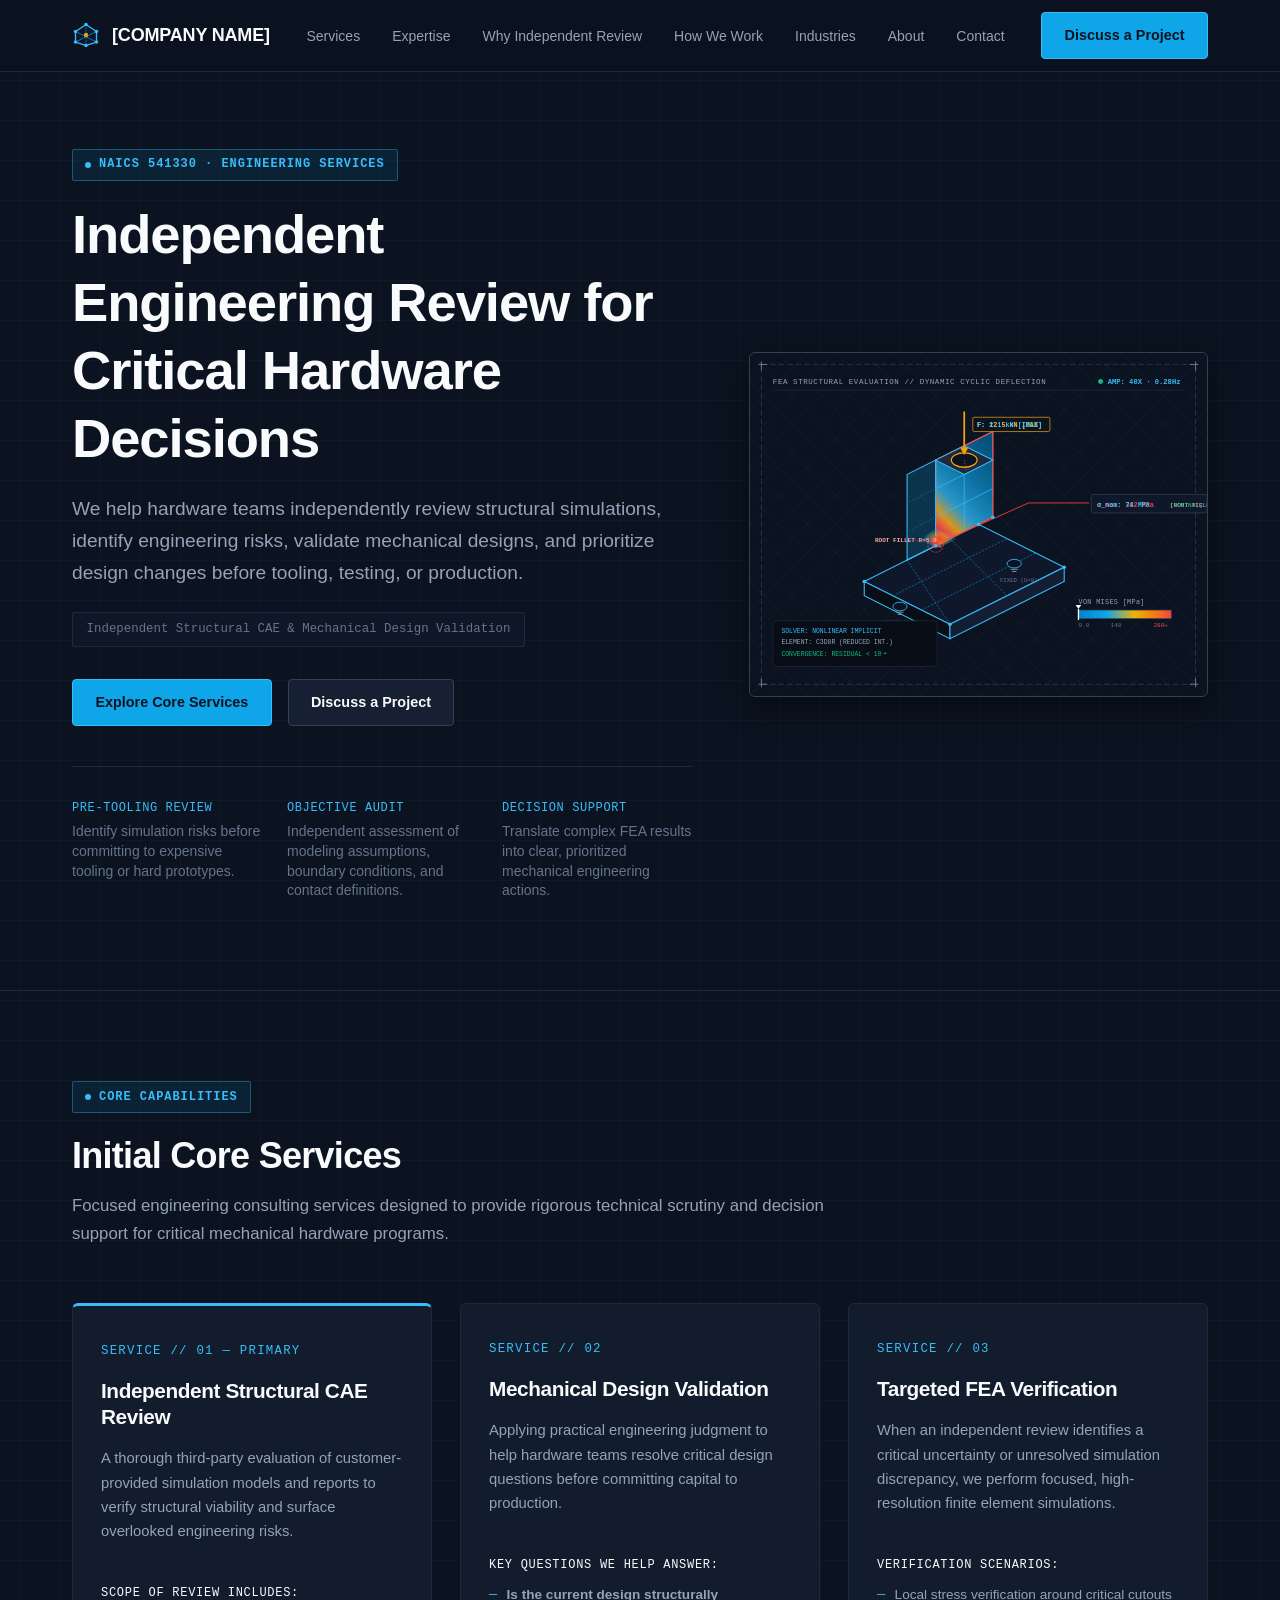
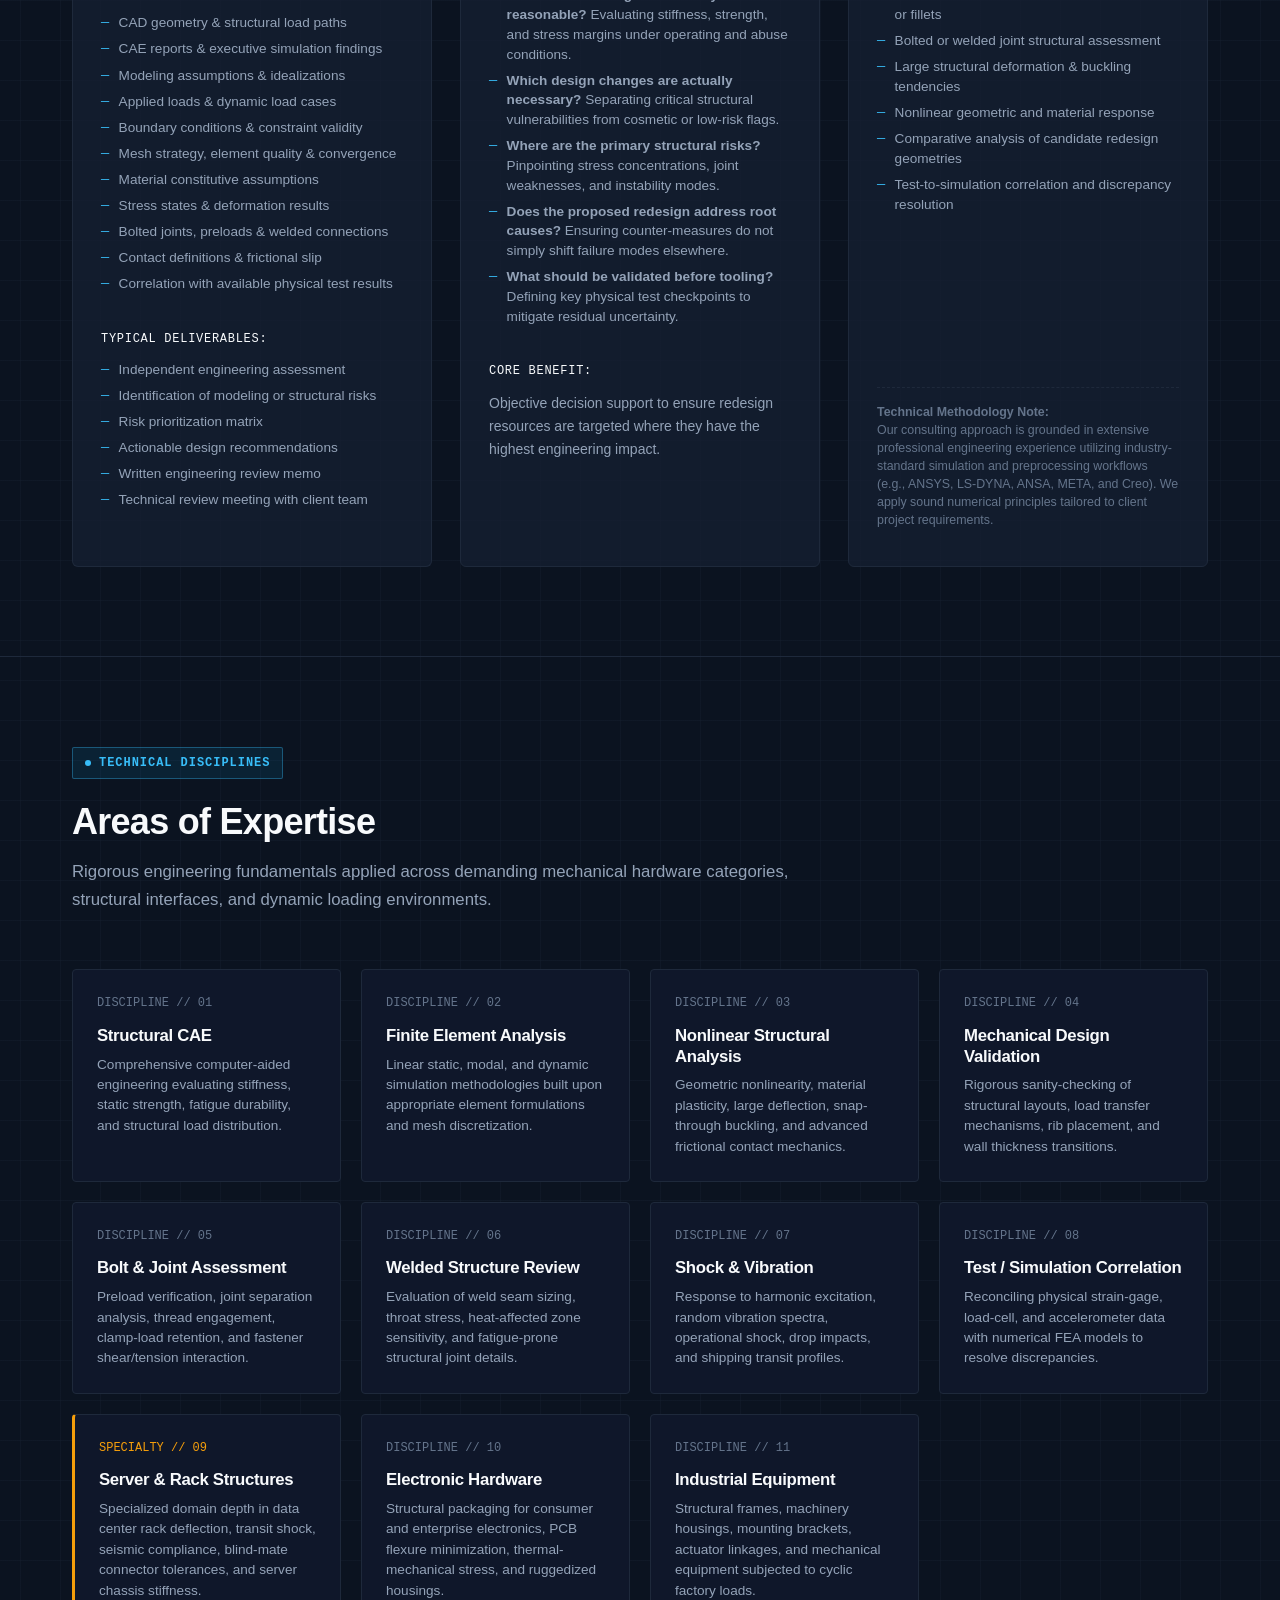
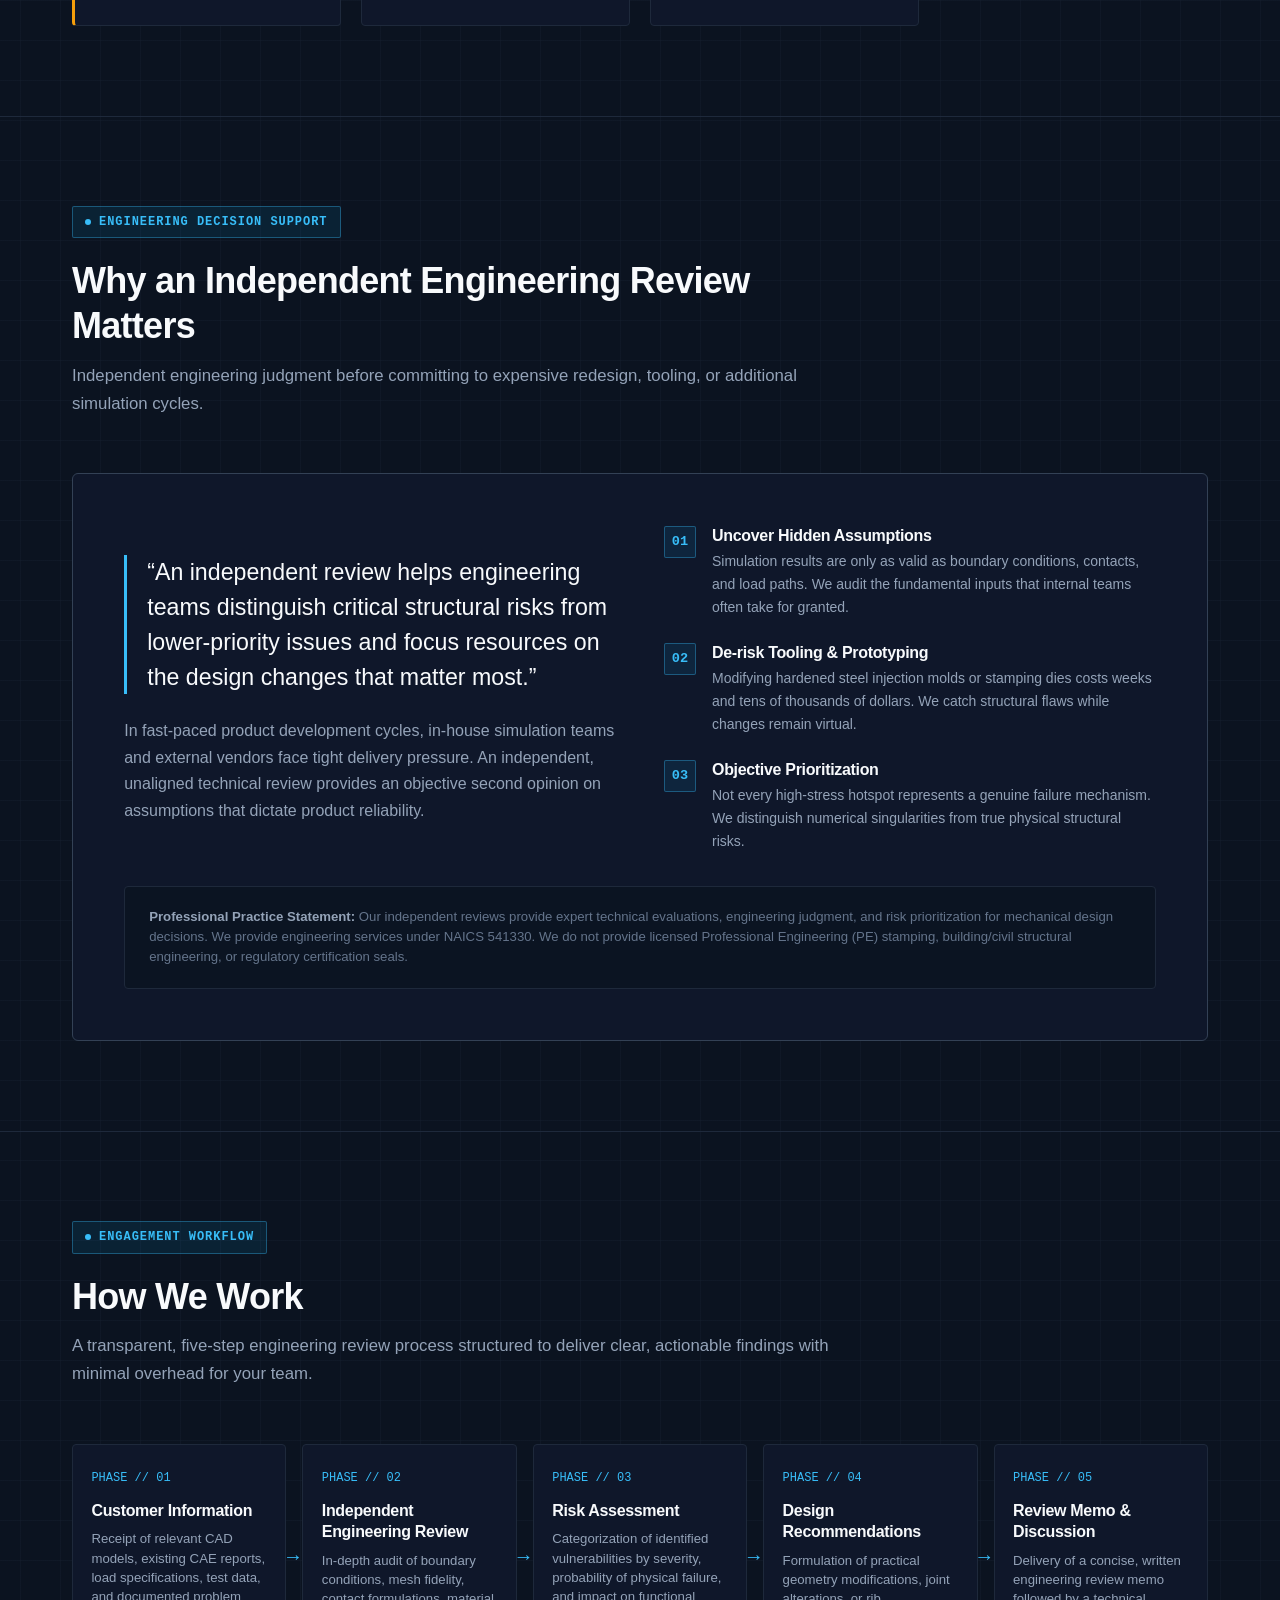
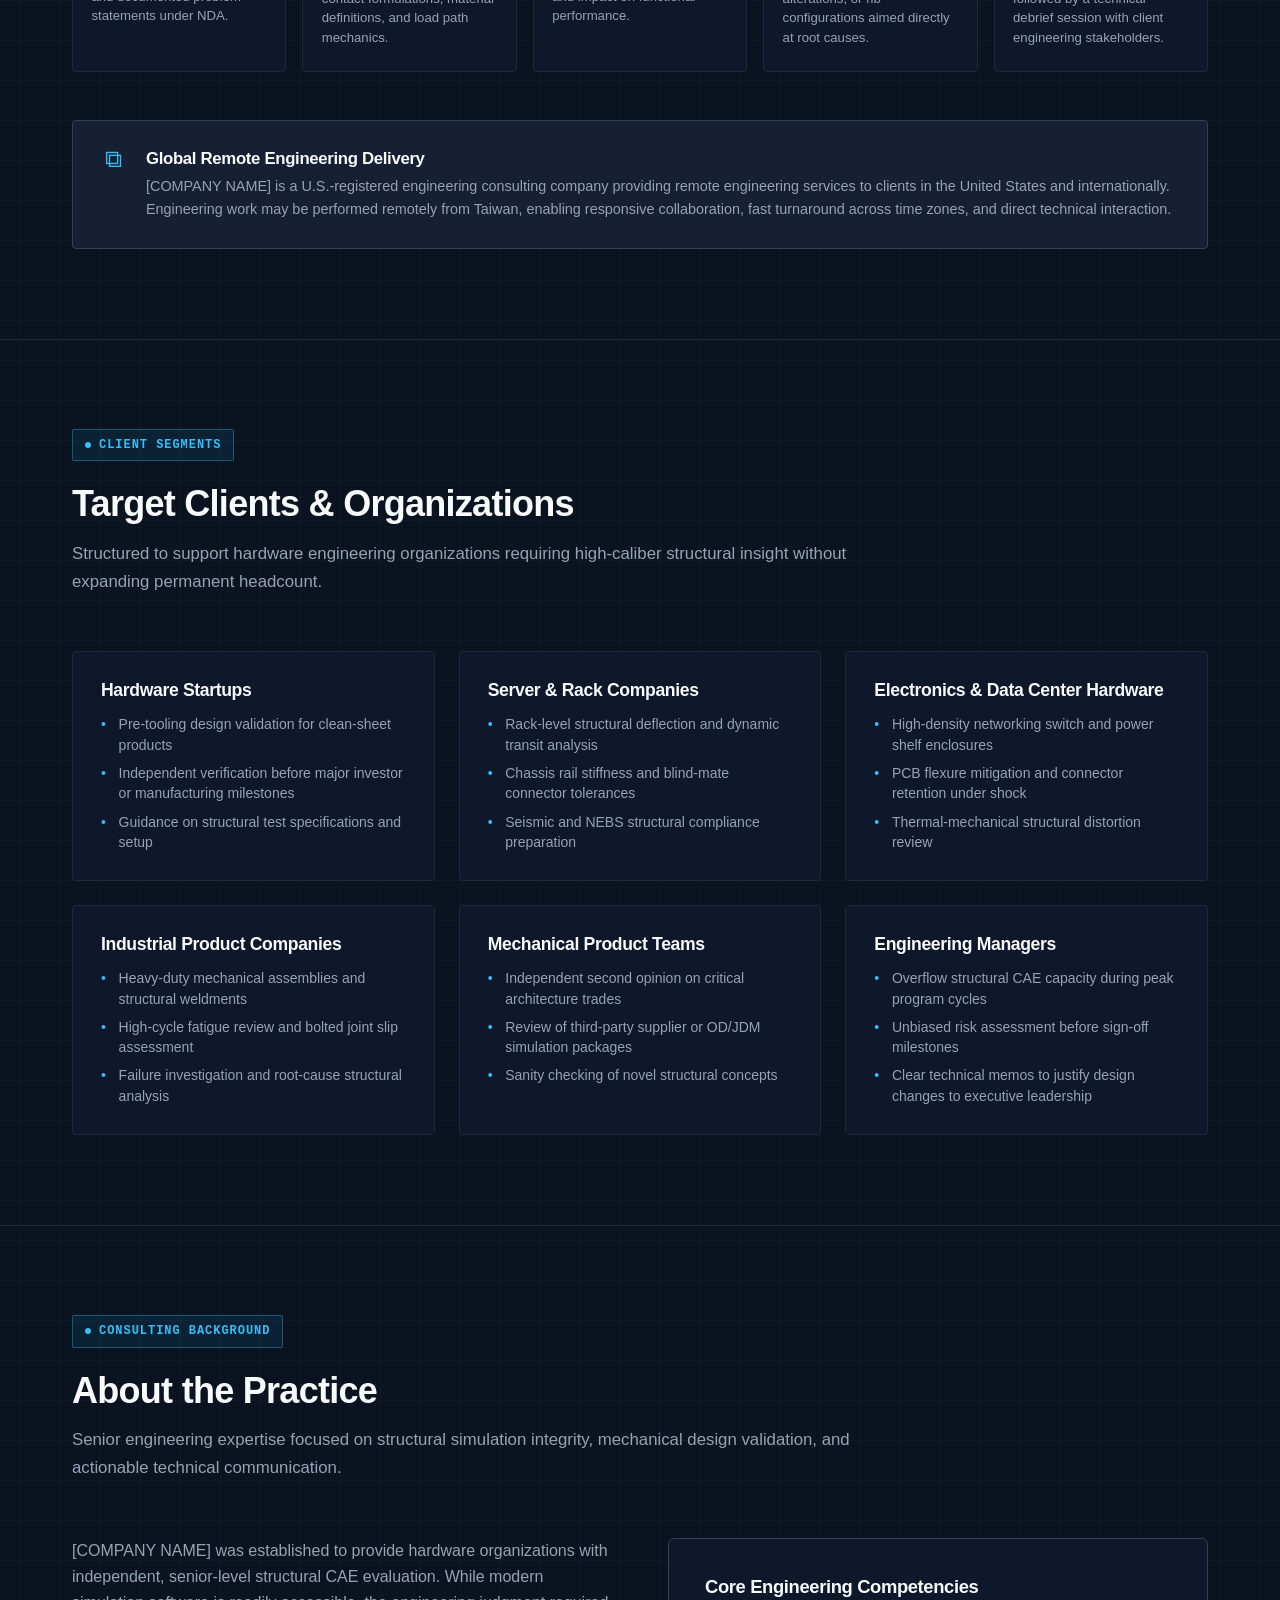
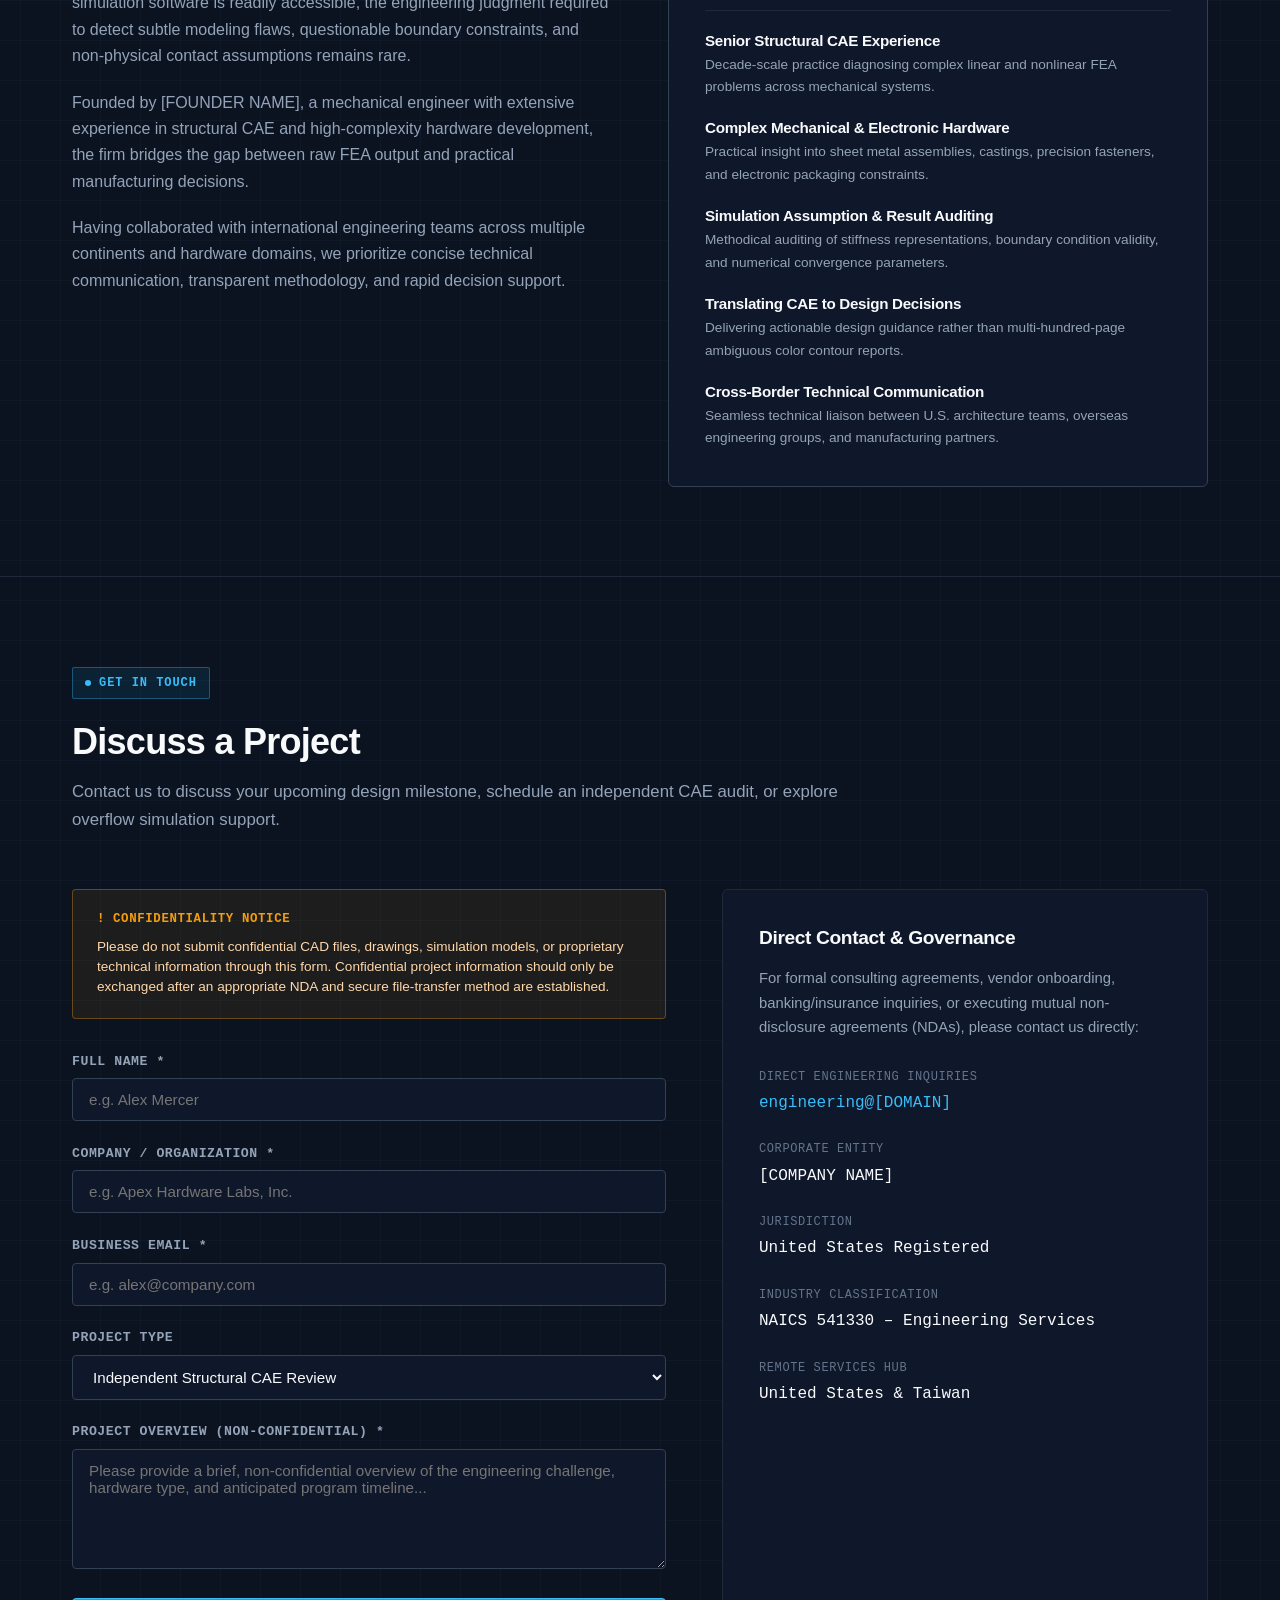
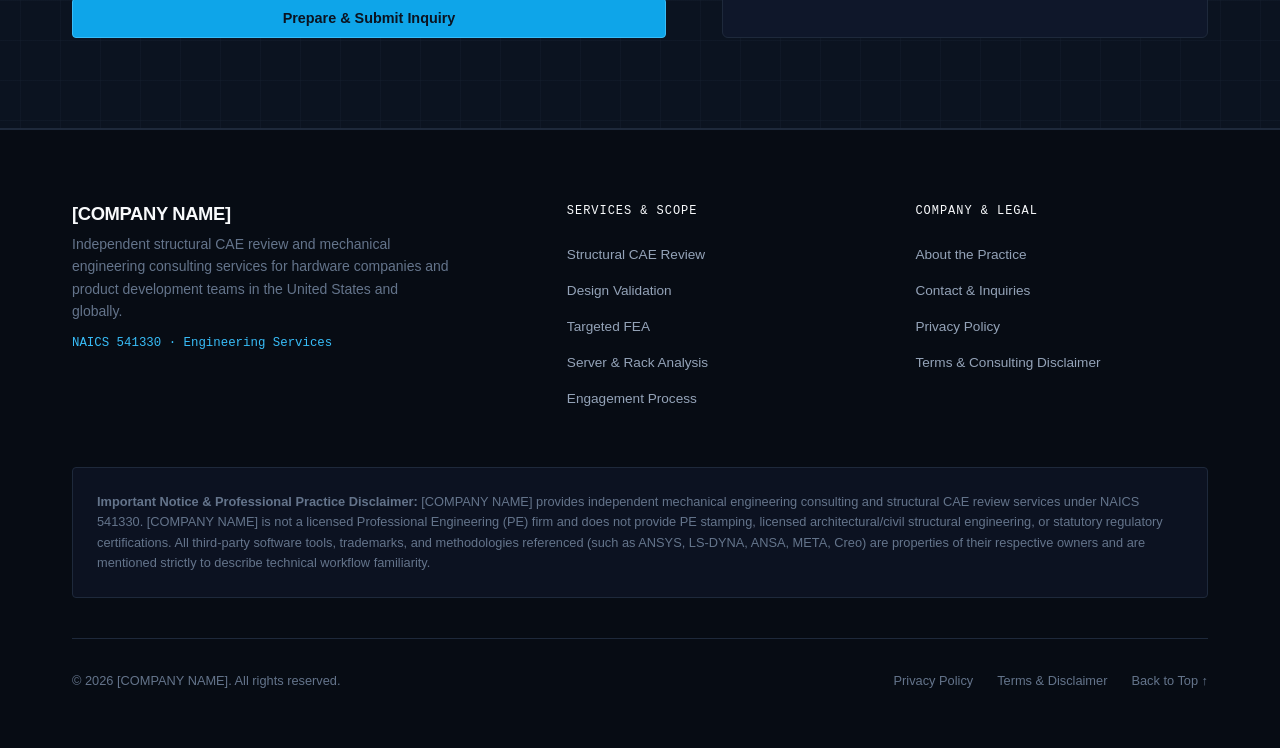
<file: index.html>
<!DOCTYPE html>
<html lang="en">
<head>
  <meta charset="UTF-8">
  <meta name="viewport" content="width=device-width, initial-scale=1.0">
  <title>Independent Structural CAE Review &amp; Mechanical Design Validation | [COMPANY NAME]</title>
  <meta name="description" content="Independent engineering review, structural CAE audit, and mechanical design validation for critical hardware decisions. Helping hardware teams identify structural risks before tooling and production.">
  <link rel="canonical" href="https://[DOMAIN]/">

  <!-- Open Graph / Social Sharing -->
  <meta property="og:type" content="website">
  <meta property="og:url" content="https://[DOMAIN]/">
  <meta property="og:title" content="Independent Structural CAE Review &amp; Mechanical Design Validation | [COMPANY NAME]">
  <meta property="og:description" content="Independent engineering review, structural CAE audit, and mechanical design validation for critical hardware decisions.">
  <meta property="og:image" content="https://[DOMAIN]/assets/hero-mesh.svg">

  <!-- Favicon -->
  <link rel="icon" type="image/svg+xml" href="assets/favicon.svg">

  <!-- Stylesheet -->
  <link rel="stylesheet" href="css/style.css">

  <!-- Schema.org Structured Data -->
  <script type="application/ld+json">
  {
    "@context": "https://schema.org",
    "@type": "ProfessionalService",
    "name": "[COMPANY NAME]",
    "description": "Independent structural CAE review and mechanical engineering consulting services for hardware companies and engineering teams.",
    "url": "https://[DOMAIN]/",
    "email": "engineering@[DOMAIN]",
    "knowsAbout": [
      "Structural CAE",
      "Finite Element Analysis",
      "Nonlinear Structural Analysis",
      "Mechanical Design Validation",
      "Bolt and Joint Assessment",
      "Welded Structure Review",
      "Shock and Vibration Analysis",
      "Server and Rack Structures"
    ],
    "hasCredential": {
      "@type": "EducationalOccupationalCredential",
      "credentialCategory": "NAICS 541330 - Engineering Services"
    }
  }
  </script>
</head>
<body>
  <!-- Accessibility: Skip to Main Content -->
  <a href="#main-content" class="skip-link">Skip to main content</a>

  <!-- Header / Navigation -->
  <header class="site-header">
    <div class="container header-inner">
      <a href="#top" class="brand-logo" aria-label="[COMPANY NAME] Home">
        <img src="assets/favicon.svg" alt="" class="brand-icon" width="28" height="28">
        <span>[COMPANY NAME]</span>
      </a>

      <nav aria-label="Main Navigation">
        <button type="button" class="mobile-toggle" id="mobile-toggle" aria-expanded="false" aria-controls="nav-menu">
          MENU
        </button>
        <ul class="nav-menu" id="nav-menu">
          <li><a href="#services" class="nav-link">Services</a></li>
          <li><a href="#expertise" class="nav-link">Expertise</a></li>
          <li><a href="#why-independent-review" class="nav-link">Why Independent Review</a></li>
          <li><a href="#process" class="nav-link">How We Work</a></li>
          <li><a href="#industries" class="nav-link">Industries</a></li>
          <li><a href="#about" class="nav-link">About</a></li>
          <li><a href="#contact" class="nav-link">Contact</a></li>
        </ul>
      </nav>

      <div class="header-cta">
        <a href="#contact" class="btn btn-primary">Discuss a Project</a>
      </div>
    </div>
  </header>

  <!-- Main Content Landmark -->
  <main id="main-content">
    
    <!-- Hero Section -->
    <section class="section hero" id="top">
      <div class="container hero-grid">
        <div class="hero-content">
          <div class="tech-label">NAICS 541330 &middot; Engineering Services</div>
          <h1>Independent Engineering Review for Critical Hardware Decisions</h1>
          <p class="hero-lead">
            We help hardware teams independently review structural simulations, identify engineering risks, validate mechanical designs, and prioritize design changes before tooling, testing, or production.
          </p>
          <div class="hero-disclaimer-badge">
            Independent Structural CAE &amp; Mechanical Design Validation
          </div>
          <div class="hero-actions">
            <a href="#services" class="btn btn-primary">Explore Core Services</a>
            <a href="#contact" class="btn btn-secondary">Discuss a Project</a>
          </div>

          <div class="hero-metrics">
            <div class="metric-item">
              <div class="metric-title">Pre-Tooling Review</div>
              <div class="metric-desc">Identify simulation risks before committing to expensive tooling or hard prototypes.</div>
            </div>
            <div class="metric-item">
              <div class="metric-title">Objective Audit</div>
              <div class="metric-desc">Independent assessment of modeling assumptions, boundary conditions, and contact definitions.</div>
            </div>
            <div class="metric-item">
              <div class="metric-title">Decision Support</div>
              <div class="metric-desc">Translate complex FEA results into clear, prioritized mechanical engineering actions.</div>
            </div>
          </div>
        </div>

        <div class="hero-visual" aria-label="Dynamic FEA simulation demonstrating cyclic load deflection and stress concentration transitions">
          <svg xmlns="http://www.w3.org/2000/svg" viewBox="0 0 640 480" fill="none" role="img" aria-label="FEA Structural Evaluation showing dynamic cyclic deflection and stress distribution">
            <defs>
              <!-- Nominal / Safe Stress Gradient (Root is nominal) -->
              <linearGradient id="stressGradNominal" x1="70%" y1="0%" x2="20%" y2="100%">
                <stop offset="0%" stop-color="#0284C7" stop-opacity="0.3"/>
                <stop offset="50%" stop-color="#0EA5E9" stop-opacity="0.4"/>
                <stop offset="85%" stop-color="#38BDF8" stop-opacity="0.5"/>
                <stop offset="100%" stop-color="#34D399" stop-opacity="0.55"/>
              </linearGradient>

              <!-- Peak Von Mises Stress Gradient: Bending moment M=F*L peaks at the vertical plate ROOT -->
              <linearGradient id="stressGradPeak" x1="70%" y1="0%" x2="20%" y2="100%">
                <stop offset="0%" stop-color="#0284C7" stop-opacity="0.35"/>
                <stop offset="35%" stop-color="#0EA5E9" stop-opacity="0.45"/>
                <stop offset="65%" stop-color="#38BDF8" stop-opacity="0.6"/>
                <stop offset="82%" stop-color="#F59E0B" stop-opacity="0.85"/>
                <stop offset="92%" stop-color="#EF4444" stop-opacity="0.95"/>
                <stop offset="100%" stop-color="#DC2626" stop-opacity="1.0"/>
              </linearGradient>

              <!-- Root Fillet Localized Re-entrant Corner Concentration Gradient -->
              <radialGradient id="rootFilletGlow" cx="50%" cy="50%" r="50%">
                <stop offset="0%" stop-color="#EF4444" stop-opacity="0.9"/>
                <stop offset="40%" stop-color="#F59E0B" stop-opacity="0.6"/>
                <stop offset="80%" stop-color="#38BDF8" stop-opacity="0.2"/>
                <stop offset="100%" stop-color="#0EA5E9" stop-opacity="0"/>
              </radialGradient>

              <!-- Legend Calibration Gradient -->
              <linearGradient id="legendGrad" x1="0%" y1="0%" x2="100%" y2="0%">
                <stop offset="0%" stop-color="#0284C7"/>
                <stop offset="30%" stop-color="#0EA5E9"/>
                <stop offset="60%" stop-color="#EAB308"/>
                <stop offset="85%" stop-color="#F97316"/>
                <stop offset="100%" stop-color="#EF4444"/>
              </linearGradient>

              <!-- Technical Grid -->
              <pattern id="isoGridInline" width="40" height="40" patternUnits="userSpaceOnUse">
                <path d="M 40 0 L 0 40 M 0 0 L 40 40" stroke="#1E293B" stroke-width="0.75"/>
              </pattern>

              <!-- Embedded Keyframe Animations -->
              <style>
                @keyframes loadPulse {
                  0%, 100% { transform: translateY(0); opacity: 0.7; }
                  50% { transform: translateY(14px); opacity: 1; }
                }
                @keyframes loadArrowScale {
                  0%, 100% { stroke: #38BDF8; stroke-width: 2; }
                  50% { stroke: #EF4444; stroke-width: 3.2; }
                }
                @keyframes lugDeflect {
                  0%, 100% { transform: translate(0px, 0px) rotate(0deg); }
                  50% { transform: translate(2.5px, 13px) rotate(1.6deg); }
                }
                @keyframes ribFlex {
                  0%, 100% { transform: scale(1, 1) skewX(0deg); }
                  50% { transform: scale(1.01, 1.04) skewX(0.7deg); }
                }
                @keyframes stressTransition {
                  0%, 100% { opacity: 0.1; }
                  50% { opacity: 0.95; }
                }
                @keyframes nominalFade {
                  0%, 100% { opacity: 0.9; }
                  50% { opacity: 0.15; }
                }
                @keyframes hotspotHalo {
                  0%, 100% { transform: scale(1); stroke-opacity: 0.3; stroke: #38BDF8; }
                  50% { transform: scale(1.9); stroke-opacity: 1; stroke: #EF4444; }
                }
                @keyframes calloutBoxGlow {
                  0%, 100% { stroke: #334155; fill: #0F172A; }
                  50% { stroke: #EF4444; fill: #221217; }
                }
                @keyframes needleTrack {
                  0%, 100% { transform: translateX(24px); }
                  50% { transform: translateX(120px); }
                }
                @keyframes liveBlink {
                  0%, 100% { opacity: 0.35; }
                  50% { opacity: 1; }
                }
                .dyn-load-group { animation: loadPulse 3.6s ease-in-out infinite; }
                .dyn-arrow-line { animation: loadArrowScale 3.6s ease-in-out infinite; }
                .dyn-lug { transform-origin: 260px 190px; animation: lugDeflect 3.6s ease-in-out infinite; }
                .dyn-rib { transform-origin: 220px 250px; animation: ribFlex 3.6s ease-in-out infinite; }
                .dyn-stress-peak { animation: stressTransition 3.6s ease-in-out infinite; }
                .dyn-stress-nom { animation: nominalFade 3.6s ease-in-out infinite; }
                .dyn-hotspot-halo { transform-origin: 220px 248px; animation: hotspotHalo 3.6s ease-in-out infinite; }
                .dyn-callout-box { animation: calloutBoxGlow 3.6s ease-in-out infinite; }
                .dyn-needle { animation: needleTrack 3.6s ease-in-out infinite; }
                .dyn-live-dot { animation: liveBlink 1.8s ease-in-out infinite; }
              </style>
            </defs>

            <!-- Technical Canvas Background -->
            <rect width="640" height="480" fill="#0B1320" rx="8"/>
            <rect width="640" height="480" fill="url(#isoGridInline)" opacity="0.6"/>

            <!-- Technical Drawing Outer Border & Corner Coordinate Marks -->
            <rect x="16" y="16" width="608" height="448" stroke="#334155" stroke-width="1" stroke-dasharray="8 4" fill="none"/>
            <path d="M 12 16 L 24 16 M 16 12 L 16 24" stroke="#64748B" stroke-width="1.5"/>
            <path d="M 616 16 L 628 16 M 624 12 L 624 24" stroke="#64748B" stroke-width="1.5"/>
            <path d="M 12 464 L 24 464 M 16 456 L 16 468" stroke="#64748B" stroke-width="1.5"/>
            <path d="M 616 464 L 628 464 M 624 456 L 624 468" stroke="#64748B" stroke-width="1.5"/>

            <!-- Technical Header in Diagram -->
            <text x="32" y="44" fill="#94A3B8" font-family="ui-monospace, SFMono-Regular, Menlo, monospace" font-size="10.5" letter-spacing="0.8">FEA STRUCTURAL EVALUATION // DYNAMIC CYCLIC DEFLECTION</text>
            
            <!-- Live Cycle Indicator Badge -->
            <g transform="translate(485, 33)">
              <circle cx="6" cy="7" r="3.5" fill="#10B981" class="dyn-live-dot"/>
              <text x="16" y="11" fill="#38BDF8" font-family="ui-monospace, SFMono-Regular, Menlo, monospace" font-size="10" font-weight="600">AMP: 40X &middot; 0.28Hz</text>
            </g>
            <line x1="32" y1="52" x2="608" y2="52" stroke="#1E293B" stroke-width="1"/>

            <!-- Structural Assembly Model -->
            <g transform="translate(40, 20)">
              <!-- 1. BASE MOUNTING FLANGE (Rigid / Fully Constrained at Bolts) -->
              <g id="rigid-base">
                <polygon points="120,300 240,360 400,280 280,220" fill="#0F172A" stroke="#38BDF8" stroke-width="1.5"/>
                <polygon points="120,300 120,320 240,380 240,360" fill="#090D16" stroke="#38BDF8" stroke-width="1.5"/>
                <polygon points="240,360 240,380 400,300 400,280" fill="#141E33" stroke="#38BDF8" stroke-width="1.5"/>

                <!-- Base Plate FEA Mesh Lines -->
                <line x1="160" y1="320" x2="320" y2="240" stroke="#0284C7" stroke-width="1" stroke-dasharray="3 2"/>
                <line x1="200" y1="340" x2="360" y2="260" stroke="#0284C7" stroke-width="1" stroke-dasharray="3 2"/>
                <line x1="180" y1="270" x2="240" y2="360" stroke="#0284C7" stroke-width="1" stroke-dasharray="3 2"/>
                <line x1="240" y1="240" x2="320" y2="320" stroke="#0284C7" stroke-width="1" stroke-dasharray="3 2"/>

                <!-- Boundary Condition: Fixed Constraint Symbols on Bolt Holes -->
                <!-- Bolt 1 (Left) -->
                <ellipse cx="170" cy="335" rx="10" ry="6" fill="#0B1320" stroke="#38BDF8" stroke-width="1.2"/>
                <path d="M 165 343 L 175 343 M 167 346 L 173 346" stroke="#94A3B8" stroke-width="1.2"/>
                <text x="145" y="360" fill="#64748B" font-family="ui-monospace, SFMono-Regular, Menlo, monospace" font-size="8">FIXED (U=0)</text>

                <!-- Bolt 2 (Right) -->
                <ellipse cx="330" cy="275" rx="10" ry="6" fill="#0B1320" stroke="#38BDF8" stroke-width="1.2"/>
                <path d="M 325 283 L 335 283 M 327 286 L 333 286" stroke="#94A3B8" stroke-width="1.2"/>
                <text x="310" y="300" fill="#64748B" font-family="ui-monospace, SFMono-Regular, Menlo, monospace" font-size="8">FIXED (U=0)</text>
              </g>

              <!-- 2. UPRIGHT WEB & CANTILEVER STRESS DISTRIBUTION -->
              <!-- Bending moment increases from top (near pin) towards ROOT JUNCTION at bottom -->
              <g id="upright-web" class="dyn-rib">
                <!-- Layer A: Nominal Stress State (Cyan/Blue) -->
                <polygon points="220,130 300,90 300,210 220,250" fill="url(#stressGradNominal)" stroke="#38BDF8" stroke-width="1.5" class="dyn-stress-nom"/>
                
                <!-- Layer B: Peak Stress State (Surges from Cyan at top into Critical RED at the ROOT) -->
                <polygon points="220,130 300,90 300,210 220,250" fill="url(#stressGradPeak)" stroke="#EF4444" stroke-width="1.8" class="dyn-stress-peak"/>

                <!-- Rib Side Flange Profile (Bending tension on outer edge) -->
                <polygon points="180,150 220,130 220,250 180,270" fill="#0EA5E9" fill-opacity="0.22" stroke="#38BDF8" stroke-width="1.5"/>

                <!-- Localized Peak Concentration Zone at the Root Fillet / Re-entrant Corner -->
                <path d="M 200,240 L 220,225 L 250,240 L 220,255 Z" fill="url(#rootFilletGlow)" class="dyn-stress-peak"/>

                <!-- FEA Sub-element Discretization Grid on Web -->
                <line x1="220" y1="170" x2="300" y2="130" stroke="#38BDF8" stroke-width="1"/>
                <line x1="220" y1="210" x2="300" y2="170" stroke="#38BDF8" stroke-width="1"/>
                <line x1="260" y1="110" x2="260" y2="230" stroke="#38BDF8" stroke-width="1"/>
                <line x1="180" y1="190" x2="220" y2="170" stroke="#0284C7" stroke-width="0.8" stroke-dasharray="2 2"/>
                <line x1="180" y1="230" x2="220" y2="210" stroke="#0284C7" stroke-width="0.8" stroke-dasharray="2 2"/>
              </g>

              <!-- 3. TOP BEARING LUG & PIN (Dynamic Deflection Node) -->
              <g id="deflecting-lug" class="dyn-lug">
                <polygon points="220,130 260,110 300,130 260,150" fill="#1E293B" stroke="#38BDF8" stroke-width="1.5"/>
                <ellipse cx="260" cy="130" rx="18" ry="10" fill="#0B1320" stroke="#F59E0B" stroke-width="1.8"/>

                <!-- Deflection Vector Ghost Guide -->
                <path d="M 260 130 L 263 144" stroke="#F59E0B" stroke-width="1" stroke-dasharray="2 2" opacity="0.6"/>

                <!-- Dynamic Cyclic Load Vector Arrow -->
                <g class="dyn-load-group">
                  <path d="M 260 62 L 260 114" stroke="#F59E0B" stroke-width="2.5" class="dyn-arrow-line"/>
                  <polygon points="254,112 266,112 260,123" fill="#F59E0B"/>
                  
                  <!-- Live Load Readout Tag -->
                  <rect x="272" y="70" width="108" height="20" rx="2" fill="#0B1320" stroke="#F59E0B" stroke-width="1"/>
                  <text x="278" y="84" fill="#FBBF24" font-family="ui-monospace, SFMono-Regular, Menlo, monospace" font-size="9.5" font-weight="bold" class="dyn-stress-peak">F: 12.5 kN [MAX]</text>
                  <text x="278" y="84" fill="#38BDF8" font-family="ui-monospace, SFMono-Regular, Menlo, monospace" font-size="9.5" font-weight="bold" class="dyn-stress-nom">F: 2.1 kN [IDLE]</text>
                </g>
              </g>

              <!-- 4. ROOT FILLET STRESS CONCENTRATION & DYNAMIC SENSOR CALLOUT -->
              <g id="stress-hotspot">
                <!-- Root Fillet Radius Transition Arc -->
                <path d="M 214 238 Q 220 248 228 252" stroke="#EF4444" stroke-width="2.5" fill="none" class="dyn-stress-peak"/>

                <!-- Fillet Root Node Point (Maximum Bending & Notch Stress) -->
                <circle cx="220" cy="248" r="4.5" fill="#EF4444"/>
                <!-- Pulsing Stress Concentration Halo at Plate Root -->
                <circle cx="220" cy="248" r="11" stroke="#EF4444" stroke-width="1.2" stroke-dasharray="3 2" fill="none" class="dyn-hotspot-halo"/>
                
                <!-- Root Fillet Notch Radius Dimension Annotation -->
                <text x="135" y="244" fill="#FCA5A5" font-family="ui-monospace, SFMono-Regular, Menlo, monospace" font-size="8.5" font-weight="600" class="dyn-stress-peak">ROOT FILLET R=5.0</text>
                <line x1="188" y1="242" x2="216" y2="246" stroke="#EF4444" stroke-width="0.8" stroke-dasharray="2 1" class="dyn-stress-peak"/>

                <!-- Callout Leader Line to Measurement Box -->
                <line x1="220" y1="248" x2="350" y2="190" stroke="#EF4444" stroke-width="1.2"/>
                <line x1="350" y1="190" x2="435" y2="190" stroke="#EF4444" stroke-width="1.2"/>

                <!-- Dynamic Callout Measurement Tag -->
                <g transform="translate(438, 178)">
                  <rect x="0" y="0" width="162" height="26" rx="3" fill="#0F172A" stroke="#334155" stroke-width="1" class="dyn-callout-box"/>
                  <g class="dyn-stress-peak">
                    <text x="8" y="17" fill="#EF4444" font-family="ui-monospace, SFMono-Regular, Menlo, monospace" font-size="9.5" font-weight="bold">&sigma;_max: 312 MPa</text>
                    <text x="110" y="17" fill="#FCA5A5" font-family="ui-monospace, SFMono-Regular, Menlo, monospace" font-size="8.5">[ROOT YIELD]</text>
                  </g>
                  <g class="dyn-stress-nom">
                    <text x="8" y="17" fill="#38BDF8" font-family="ui-monospace, SFMono-Regular, Menlo, monospace" font-size="9.5" font-weight="bold">&sigma;_nom: 74 MPa</text>
                    <text x="110" y="17" fill="#34D399" font-family="ui-monospace, SFMono-Regular, Menlo, monospace" font-size="8.5">[NOMINAL]</text>
                  </g>
                </g>
              </g>

              <!-- Structural Nodes Mesh Points -->
              <circle cx="120" cy="300" r="2.5" fill="#38BDF8"/>
              <circle cx="240" cy="360" r="2.5" fill="#38BDF8"/>
              <circle cx="400" cy="280" r="2.5" fill="#38BDF8"/>
              <circle cx="280" cy="220" r="2.5" fill="#38BDF8"/>
              <circle cx="220" cy="250" r="2.5" fill="#38BDF8"/>
              <circle cx="300" cy="210" r="2.5" fill="#38BDF8"/>
            </g>

            <!-- 5. REAL-TIME VON MISES CONTOUR CALIBRATION BAR (Bottom Right) -->
            <g transform="translate(460, 360)">
              <text x="0" y="-8" fill="#94A3B8" font-family="ui-monospace, SFMono-Regular, Menlo, monospace" font-size="9.5" letter-spacing="0.5">VON MISES [MPa]</text>
              <rect x="0" y="0" width="130" height="12" fill="url(#legendGrad)" stroke="#334155" stroke-width="1"/>
              <text x="0" y="24" fill="#64748B" font-family="ui-monospace, SFMono-Regular, Menlo, monospace" font-size="8.5">0.0</text>
              <text x="45" y="24" fill="#64748B" font-family="ui-monospace, SFMono-Regular, Menlo, monospace" font-size="8.5">140</text>
              <text x="105" y="24" fill="#EF4444" font-family="ui-monospace, SFMono-Regular, Menlo, monospace" font-size="8.5">280+</text>

              <!-- Real-time Sliding Indicator Needle -->
              <g class="dyn-needle">
                <polygon points="0,-2 -4,-7 4,-7" fill="#FFFFFF"/>
                <line x1="0" y1="-2" x2="0" y2="14" stroke="#FFFFFF" stroke-width="1.8"/>
              </g>
            </g>

            <!-- 6. NUMERICAL SIMULATION PARAMETERS PANEL (Bottom Left) -->
            <g transform="translate(32, 375)">
              <rect x="0" y="0" width="230" height="64" rx="4" fill="#090D16" stroke="#1E293B" stroke-width="1"/>
              <text x="12" y="17" fill="#38BDF8" font-family="ui-monospace, SFMono-Regular, Menlo, monospace" font-size="9">SOLVER: NONLINEAR IMPLICIT</text>
              <text x="12" y="33" fill="#94A3B8" font-family="ui-monospace, SFMono-Regular, Menlo, monospace" font-size="9">ELEMENT: C3D8R (REDUCED INT.)</text>
              <text x="12" y="49" fill="#10B981" font-family="ui-monospace, SFMono-Regular, Menlo, monospace" font-size="9">CONVERGENCE: RESIDUAL &lt; 10&#8315;&#8308;</text>
            </g>
          </svg>
        </div>
      </div>
    </section>

    <!-- Services Section -->
    <section class="section" id="services">
      <div class="container">
        <div class="section-header">
          <div class="tech-label">Core Capabilities</div>
          <h2>Initial Core Services</h2>
          <p>
            Focused engineering consulting services designed to provide rigorous technical scrutiny and decision support for critical mechanical hardware programs.
          </p>
        </div>

        <div class="services-grid">
          <!-- Service 1: Independent Structural CAE Review -->
          <article class="service-card primary">
            <div class="service-number">SERVICE // 01 &mdash; PRIMARY</div>
            <h3>Independent Structural CAE Review</h3>
            <p>
              A thorough third-party evaluation of customer-provided simulation models and reports to verify structural viability and surface overlooked engineering risks.
            </p>

            <div class="service-block-title">Scope of Review Includes:</div>
            <ul class="service-list">
              <li>CAD geometry &amp; structural load paths</li>
              <li>CAE reports &amp; executive simulation findings</li>
              <li>Modeling assumptions &amp; idealizations</li>
              <li>Applied loads &amp; dynamic load cases</li>
              <li>Boundary conditions &amp; constraint validity</li>
              <li>Mesh strategy, element quality &amp; convergence</li>
              <li>Material constitutive assumptions</li>
              <li>Stress states &amp; deformation results</li>
              <li>Bolted joints, preloads &amp; welded connections</li>
              <li>Contact definitions &amp; frictional slip</li>
              <li>Correlation with available physical test results</li>
            </ul>

            <div class="service-block-title">Typical Deliverables:</div>
            <ul class="service-list">
              <li>Independent engineering assessment</li>
              <li>Identification of modeling or structural risks</li>
              <li>Risk prioritization matrix</li>
              <li>Actionable design recommendations</li>
              <li>Written engineering review memo</li>
              <li>Technical review meeting with client team</li>
            </ul>
          </article>

          <!-- Service 2: Mechanical Design Validation -->
          <article class="service-card">
            <div class="service-number">SERVICE // 02</div>
            <h3>Mechanical Design Validation</h3>
            <p>
              Applying practical engineering judgment to help hardware teams resolve critical design questions before committing capital to production.
            </p>

            <div class="service-block-title">Key Questions We Help Answer:</div>
            <ul class="service-list">
              <li><strong>Is the current design structurally reasonable?</strong> Evaluating stiffness, strength, and stress margins under operating and abuse conditions.</li>
              <li><strong>Which design changes are actually necessary?</strong> Separating critical structural vulnerabilities from cosmetic or low-risk flags.</li>
              <li><strong>Where are the primary structural risks?</strong> Pinpointing stress concentrations, joint weaknesses, and instability modes.</li>
              <li><strong>Does the proposed redesign address root causes?</strong> Ensuring counter-measures do not simply shift failure modes elsewhere.</li>
              <li><strong>What should be validated before tooling?</strong> Defining key physical test checkpoints to mitigate residual uncertainty.</li>
            </ul>

            <div class="service-block-title">Core Benefit:</div>
            <p style="font-size: 0.875rem; color: var(--text-secondary); margin-bottom: 0;">
              Objective decision support to ensure redesign resources are targeted where they have the highest engineering impact.
            </p>
          </article>

          <!-- Service 3: Targeted FEA Verification -->
          <article class="service-card">
            <div class="service-number">SERVICE // 03</div>
            <h3>Targeted FEA Verification</h3>
            <p>
              When an independent review identifies a critical uncertainty or unresolved simulation discrepancy, we perform focused, high-resolution finite element simulations.
            </p>

            <div class="service-block-title">Verification Scenarios:</div>
            <ul class="service-list">
              <li>Local stress verification around critical cutouts or fillets</li>
              <li>Bolted or welded joint structural assessment</li>
              <li>Large structural deformation &amp; buckling tendencies</li>
              <li>Nonlinear geometric and material response</li>
              <li>Comparative analysis of candidate redesign geometries</li>
              <li>Test-to-simulation correlation and discrepancy resolution</li>
            </ul>

            <div class="software-note">
              <strong>Technical Methodology Note:</strong><br>
              Our consulting approach is grounded in extensive professional engineering experience utilizing industry-standard simulation and preprocessing workflows (e.g., ANSYS, LS-DYNA, ANSA, META, and Creo). We apply sound numerical principles tailored to client project requirements.
            </div>
          </article>
        </div>
      </div>
    </section>

    <!-- Areas of Expertise -->
    <section class="section" id="expertise">
      <div class="container">
        <div class="section-header">
          <div class="tech-label">Technical Disciplines</div>
          <h2>Areas of Expertise</h2>
          <p>
            Rigorous engineering fundamentals applied across demanding mechanical hardware categories, structural interfaces, and dynamic loading environments.
          </p>
        </div>

        <div class="expertise-grid">
          <div class="expertise-card">
            <div class="expertise-icon">DISCIPLINE // 01</div>
            <h3>Structural CAE</h3>
            <p>Comprehensive computer-aided engineering evaluating stiffness, static strength, fatigue durability, and structural load distribution.</p>
          </div>

          <div class="expertise-card">
            <div class="expertise-icon">DISCIPLINE // 02</div>
            <h3>Finite Element Analysis</h3>
            <p>Linear static, modal, and dynamic simulation methodologies built upon appropriate element formulations and mesh discretization.</p>
          </div>

          <div class="expertise-card">
            <div class="expertise-icon">DISCIPLINE // 03</div>
            <h3>Nonlinear Structural Analysis</h3>
            <p>Geometric nonlinearity, material plasticity, large deflection, snap-through buckling, and advanced frictional contact mechanics.</p>
          </div>

          <div class="expertise-card">
            <div class="expertise-icon">DISCIPLINE // 04</div>
            <h3>Mechanical Design Validation</h3>
            <p>Rigorous sanity-checking of structural layouts, load transfer mechanisms, rib placement, and wall thickness transitions.</p>
          </div>

          <div class="expertise-card">
            <div class="expertise-icon">DISCIPLINE // 05</div>
            <h3>Bolt &amp; Joint Assessment</h3>
            <p>Preload verification, joint separation analysis, thread engagement, clamp-load retention, and fastener shear/tension interaction.</p>
          </div>

          <div class="expertise-card">
            <div class="expertise-icon">DISCIPLINE // 06</div>
            <h3>Welded Structure Review</h3>
            <p>Evaluation of weld seam sizing, throat stress, heat-affected zone sensitivity, and fatigue-prone structural joint details.</p>
          </div>

          <div class="expertise-card">
            <div class="expertise-icon">DISCIPLINE // 07</div>
            <h3>Shock &amp; Vibration</h3>
            <p>Response to harmonic excitation, random vibration spectra, operational shock, drop impacts, and shipping transit profiles.</p>
          </div>

          <div class="expertise-card">
            <div class="expertise-icon">DISCIPLINE // 08</div>
            <h3>Test / Simulation Correlation</h3>
            <p>Reconciling physical strain-gage, load-cell, and accelerometer data with numerical FEA models to resolve discrepancies.</p>
          </div>

          <!-- Highlighted Specialty: Server & Rack Structures -->
          <div class="expertise-card highlight">
            <div class="expertise-icon" style="color: var(--accent-amber);">SPECIALTY // 09</div>
            <h3>Server &amp; Rack Structures</h3>
            <p>Specialized domain depth in data center rack deflection, transit shock, seismic compliance, blind-mate connector tolerances, and server chassis stiffness.</p>
          </div>

          <div class="expertise-card">
            <div class="expertise-icon">DISCIPLINE // 10</div>
            <h3>Electronic Hardware</h3>
            <p>Structural packaging for consumer and enterprise electronics, PCB flexure minimization, thermal-mechanical stress, and ruggedized housings.</p>
          </div>

          <div class="expertise-card">
            <div class="expertise-icon">DISCIPLINE // 11</div>
            <h3>Industrial Equipment</h3>
            <p>Structural frames, machinery housings, mounting brackets, actuator linkages, and mechanical equipment subjected to cyclic factory loads.</p>
          </div>
        </div>
      </div>
    </section>

    <!-- Why Independent Review (Value Proposition) -->
    <section class="section" id="why-independent-review">
      <div class="container">
        <div class="section-header">
          <div class="tech-label">Engineering Decision Support</div>
          <h2>Why an Independent Engineering Review Matters</h2>
          <p>
            Independent engineering judgment before committing to expensive redesign, tooling, or additional simulation cycles.
          </p>
        </div>

        <div class="value-box">
          <div class="value-grid">
            <div>
              <blockquote class="value-statement">
                &ldquo;An independent review helps engineering teams distinguish critical structural risks from lower-priority issues and focus resources on the design changes that matter most.&rdquo;
              </blockquote>
              <p>
                In fast-paced product development cycles, in-house simulation teams and external vendors face tight delivery pressure. An independent, unaligned technical review provides an objective second opinion on assumptions that dictate product reliability.
              </p>
            </div>

            <div class="value-points">
              <div class="value-point">
                <div class="point-index">01</div>
                <div class="point-content">
                  <h4>Uncover Hidden Assumptions</h4>
                  <p>Simulation results are only as valid as boundary conditions, contacts, and load paths. We audit the fundamental inputs that internal teams often take for granted.</p>
                </div>
              </div>

              <div class="value-point">
                <div class="point-index">02</div>
                <div class="point-content">
                  <h4>De-risk Tooling &amp; Prototyping</h4>
                  <p>Modifying hardened steel injection molds or stamping dies costs weeks and tens of thousands of dollars. We catch structural flaws while changes remain virtual.</p>
                </div>
              </div>

              <div class="value-point">
                <div class="point-index">03</div>
                <div class="point-content">
                  <h4>Objective Prioritization</h4>
                  <p>Not every high-stress hotspot represents a genuine failure mechanism. We distinguish numerical singularities from true physical structural risks.</p>
                </div>
              </div>
            </div>
          </div>

          <div class="disclaimer-box">
            <strong>Professional Practice Statement:</strong> Our independent reviews provide expert technical evaluations, engineering judgment, and risk prioritization for mechanical design decisions. We provide engineering services under NAICS 541330. We do not provide licensed Professional Engineering (PE) stamping, building/civil structural engineering, or regulatory certification seals.
          </div>
        </div>
      </div>
    </section>

    <!-- How We Work (Workflow Pipeline) -->
    <section class="section" id="process">
      <div class="container">
        <div class="section-header">
          <div class="tech-label">Engagement Workflow</div>
          <h2>How We Work</h2>
          <p>
            A transparent, five-step engineering review process structured to deliver clear, actionable findings with minimal overhead for your team.
          </p>
        </div>

        <div class="workflow-pipeline">
          <div class="workflow-step">
            <div class="step-num">PHASE // 01</div>
            <h3>Customer Information</h3>
            <p>Receipt of relevant CAD models, existing CAE reports, load specifications, test data, and documented problem statements under NDA.</p>
          </div>

          <div class="workflow-step">
            <div class="step-num">PHASE // 02</div>
            <h3>Independent Engineering Review</h3>
            <p>In-depth audit of boundary conditions, mesh fidelity, contact formulations, material definitions, and load path mechanics.</p>
          </div>

          <div class="workflow-step">
            <div class="step-num">PHASE // 03</div>
            <h3>Risk Assessment</h3>
            <p>Categorization of identified vulnerabilities by severity, probability of physical failure, and impact on functional performance.</p>
          </div>

          <div class="workflow-step">
            <div class="step-num">PHASE // 04</div>
            <h3>Design Recommendations</h3>
            <p>Formulation of practical geometry modifications, joint alterations, or rib configurations aimed directly at root causes.</p>
          </div>

          <div class="workflow-step">
            <div class="step-num">PHASE // 05</div>
            <h3>Review Memo &amp; Discussion</h3>
            <p>Delivery of a concise, written engineering review memo followed by a technical debrief session with client engineering stakeholders.</p>
          </div>
        </div>

        <div class="remote-delivery-card">
          <div class="delivery-icon">&boxbox;</div>
          <div class="delivery-text">
            <h4>Global Remote Engineering Delivery</h4>
            <p>
              [COMPANY NAME] is a U.S.-registered engineering consulting company providing remote engineering services to clients in the United States and internationally. Engineering work may be performed remotely from Taiwan, enabling responsive collaboration, fast turnaround across time zones, and direct technical interaction.
            </p>
          </div>
        </div>
      </div>
    </section>

    <!-- Target Customers & Industries -->
    <section class="section" id="industries">
      <div class="container">
        <div class="section-header">
          <div class="tech-label">Client Segments</div>
          <h2>Target Clients &amp; Organizations</h2>
          <p>
            Structured to support hardware engineering organizations requiring high-caliber structural insight without expanding permanent headcount.
          </p>
        </div>

        <div class="target-grid">
          <div class="target-card">
            <h3>Hardware Startups</h3>
            <ul>
              <li>Pre-tooling design validation for clean-sheet products</li>
              <li>Independent verification before major investor or manufacturing milestones</li>
              <li>Guidance on structural test specifications and setup</li>
            </ul>
          </div>

          <div class="target-card">
            <h3>Server &amp; Rack Companies</h3>
            <ul>
              <li>Rack-level structural deflection and dynamic transit analysis</li>
              <li>Chassis rail stiffness and blind-mate connector tolerances</li>
              <li>Seismic and NEBS structural compliance preparation</li>
            </ul>
          </div>

          <div class="target-card">
            <h3>Electronics &amp; Data Center Hardware</h3>
            <ul>
              <li>High-density networking switch and power shelf enclosures</li>
              <li>PCB flexure mitigation and connector retention under shock</li>
              <li>Thermal-mechanical structural distortion review</li>
            </ul>
          </div>

          <div class="target-card">
            <h3>Industrial Product Companies</h3>
            <ul>
              <li>Heavy-duty mechanical assemblies and structural weldments</li>
              <li>High-cycle fatigue review and bolted joint slip assessment</li>
              <li>Failure investigation and root-cause structural analysis</li>
            </ul>
          </div>

          <div class="target-card">
            <h3>Mechanical Product Teams</h3>
            <ul>
              <li>Independent second opinion on critical architecture trades</li>
              <li>Review of third-party supplier or OD/JDM simulation packages</li>
              <li>Sanity checking of novel structural concepts</li>
            </ul>
          </div>

          <div class="target-card">
            <h3>Engineering Managers</h3>
            <ul>
              <li>Overflow structural CAE capacity during peak program cycles</li>
              <li>Unbiased risk assessment before sign-off milestones</li>
              <li>Clear technical memos to justify design changes to executive leadership</li>
            </ul>
          </div>
        </div>
      </div>
    </section>

    <!-- About Section -->
    <section class="section" id="about">
      <div class="container">
        <div class="section-header">
          <div class="tech-label">Consulting Background</div>
          <h2>About the Practice</h2>
          <p>
            Senior engineering expertise focused on structural simulation integrity, mechanical design validation, and actionable technical communication.
          </p>
        </div>

        <div class="about-grid">
          <div class="about-narrative">
            <p>
              [COMPANY NAME] was established to provide hardware organizations with independent, senior-level structural CAE evaluation. While modern simulation software is readily accessible, the engineering judgment required to detect subtle modeling flaws, questionable boundary constraints, and non-physical contact assumptions remains rare.
            </p>
            <p>
              Founded by [FOUNDER NAME], a mechanical engineer with extensive experience in structural CAE and high-complexity hardware development, the firm bridges the gap between raw FEA output and practical manufacturing decisions.
            </p>
            <p>
              Having collaborated with international engineering teams across multiple continents and hardware domains, we prioritize concise technical communication, transparent methodology, and rapid decision support.
            </p>
          </div>

          <div class="competencies-box">
            <h3>Core Engineering Competencies</h3>
            
            <div class="competency-item">
              <h4>Senior Structural CAE Experience</h4>
              <p>Decade-scale practice diagnosing complex linear and nonlinear FEA problems across mechanical systems.</p>
            </div>

            <div class="competency-item">
              <h4>Complex Mechanical &amp; Electronic Hardware</h4>
              <p>Practical insight into sheet metal assemblies, castings, precision fasteners, and electronic packaging constraints.</p>
            </div>

            <div class="competency-item">
              <h4>Simulation Assumption &amp; Result Auditing</h4>
              <p>Methodical auditing of stiffness representations, boundary condition validity, and numerical convergence parameters.</p>
            </div>

            <div class="competency-item">
              <h4>Translating CAE to Design Decisions</h4>
              <p>Delivering actionable design guidance rather than multi-hundred-page ambiguous color contour reports.</p>
            </div>

            <div class="competency-item">
              <h4>Cross-Border Technical Communication</h4>
              <p>Seamless technical liaison between U.S. architecture teams, overseas engineering groups, and manufacturing partners.</p>
            </div>
          </div>
        </div>
      </div>
    </section>

    <!-- Contact Section -->
    <section class="section" id="contact">
      <div class="container">
        <div class="section-header">
          <div class="tech-label">Get in Touch</div>
          <h2>Discuss a Project</h2>
          <p>
            Contact us to discuss your upcoming design milestone, schedule an independent CAE audit, or explore overflow simulation support.
          </p>
        </div>

        <div class="contact-grid">
          <div class="contact-form-container">
            <!-- Confidentiality Notice -->
            <div class="confidentiality-notice" role="note" aria-label="Confidentiality Warning">
              <div class="notice-title">
                <span>&excl;</span> Confidentiality Notice
              </div>
              <p>
                Please do not submit confidential CAD files, drawings, simulation models, or proprietary technical information through this form. Confidential project information should only be exchanged after an appropriate NDA and secure file-transfer method are established.
              </p>
            </div>

            <form id="contact-form" novalidate>
              <div class="form-group">
                <label for="contact-name" class="form-label">Full Name *</label>
                <input type="text" id="contact-name" class="form-input" placeholder="e.g. Alex Mercer" required>
              </div>

              <div class="form-group">
                <label for="contact-company" class="form-label">Company / Organization *</label>
                <input type="text" id="contact-company" class="form-input" placeholder="e.g. Apex Hardware Labs, Inc." required>
              </div>

              <div class="form-group">
                <label for="contact-email" class="form-label">Business Email *</label>
                <input type="email" id="contact-email" class="form-input" placeholder="e.g. alex@company.com" required>
              </div>

              <div class="form-group">
                <label for="contact-project-type" class="form-label">Project Type</label>
                <select id="contact-project-type" class="form-select">
                  <option value="Independent Structural CAE Review">Independent Structural CAE Review</option>
                  <option value="Mechanical Design Validation">Mechanical Design Validation</option>
                  <option value="Targeted FEA Verification">Targeted FEA Verification</option>
                  <option value="General Technical Inquiry">General Technical Inquiry</option>
                </select>
              </div>

              <div class="form-group">
                <label for="contact-message" class="form-label">Project Overview (Non-Confidential) *</label>
                <textarea id="contact-message" class="form-textarea" placeholder="Please provide a brief, non-confidential overview of the engineering challenge, hardware type, and anticipated program timeline..." required></textarea>
              </div>

              <button type="submit" class="btn btn-primary" style="width: 100%;">Prepare &amp; Submit Inquiry</button>
              
              <div id="form-status" class="form-status" role="alert"></div>
            </form>
          </div>

          <div class="contact-direct">
            <h3>Direct Contact &amp; Governance</h3>
            <p>
              For formal consulting agreements, vendor onboarding, banking/insurance inquiries, or executing mutual non-disclosure agreements (NDAs), please contact us directly:
            </p>

            <div class="info-item">
              <span class="info-label">Direct Engineering Inquiries</span>
              <span class="info-value">
                <a href="mailto:engineering@[DOMAIN]">engineering@[DOMAIN]</a>
              </span>
            </div>

            <div class="info-item">
              <span class="info-label">Corporate Entity</span>
              <span class="info-value">[COMPANY NAME]</span>
            </div>

            <div class="info-item">
              <span class="info-label">Jurisdiction</span>
              <span class="info-value">United States Registered</span>
            </div>

            <div class="info-item">
              <span class="info-label">Industry Classification</span>
              <span class="info-value">NAICS 541330 &ndash; Engineering Services</span>
            </div>

            <div class="info-item">
              <span class="info-label">Remote Services Hub</span>
              <span class="info-value">United States &amp; Taiwan</span>
            </div>
          </div>
        </div>
      </div>
    </section>

  </main>

  <!-- Site Footer -->
  <footer class="site-footer">
    <div class="container">
      <div class="footer-top">
        <div class="footer-brand">
          <h4>[COMPANY NAME]</h4>
          <p>
            Independent structural CAE review and mechanical engineering consulting services for hardware companies and product development teams in the United States and globally.
          </p>
          <div style="font-family: var(--font-mono); font-size: 0.775rem; color: var(--accent-cyan); margin-top: 0.75rem;">
            NAICS 541330 &middot; Engineering Services
          </div>
        </div>

        <div>
          <div class="footer-heading">Services &amp; Scope</div>
          <ul class="footer-links">
            <li><a href="#services">Structural CAE Review</a></li>
            <li><a href="#services">Design Validation</a></li>
            <li><a href="#services">Targeted FEA</a></li>
            <li><a href="#expertise">Server &amp; Rack Analysis</a></li>
            <li><a href="#process">Engagement Process</a></li>
          </ul>
        </div>

        <div>
          <div class="footer-heading">Company &amp; Legal</div>
          <ul class="footer-links">
            <li><a href="#about">About the Practice</a></li>
            <li><a href="#contact">Contact &amp; Inquiries</a></li>
            <li><a href="privacy.html">Privacy Policy</a></li>
            <li><a href="terms.html">Terms &amp; Consulting Disclaimer</a></li>
          </ul>
        </div>
      </div>

      <!-- Professional Practice Disclaimer -->
      <div class="footer-disclaimer">
        <strong>Important Notice &amp; Professional Practice Disclaimer:</strong> [COMPANY NAME] provides independent mechanical engineering consulting and structural CAE review services under NAICS 541330. [COMPANY NAME] is not a licensed Professional Engineering (PE) firm and does not provide PE stamping, licensed architectural/civil structural engineering, or statutory regulatory certifications. All third-party software tools, trademarks, and methodologies referenced (such as ANSYS, LS-DYNA, ANSA, META, Creo) are properties of their respective owners and are mentioned strictly to describe technical workflow familiarity.
      </div>

      <div class="footer-bottom">
        <div>
          &copy; <span id="current-year">2026</span> [COMPANY NAME]. All rights reserved.
        </div>
        <div class="footer-legal-links">
          <a href="privacy.html">Privacy Policy</a>
          <a href="terms.html">Terms &amp; Disclaimer</a>
          <a href="#top">Back to Top &uarr;</a>
        </div>
      </div>
    </div>
  </footer>

  <script src="js/main.js"></script>
  <script>
    // Update copyright year dynamically
    document.getElementById('current-year').textContent = new Date().getFullYear();
  </script>
</body>
</html>
</file>
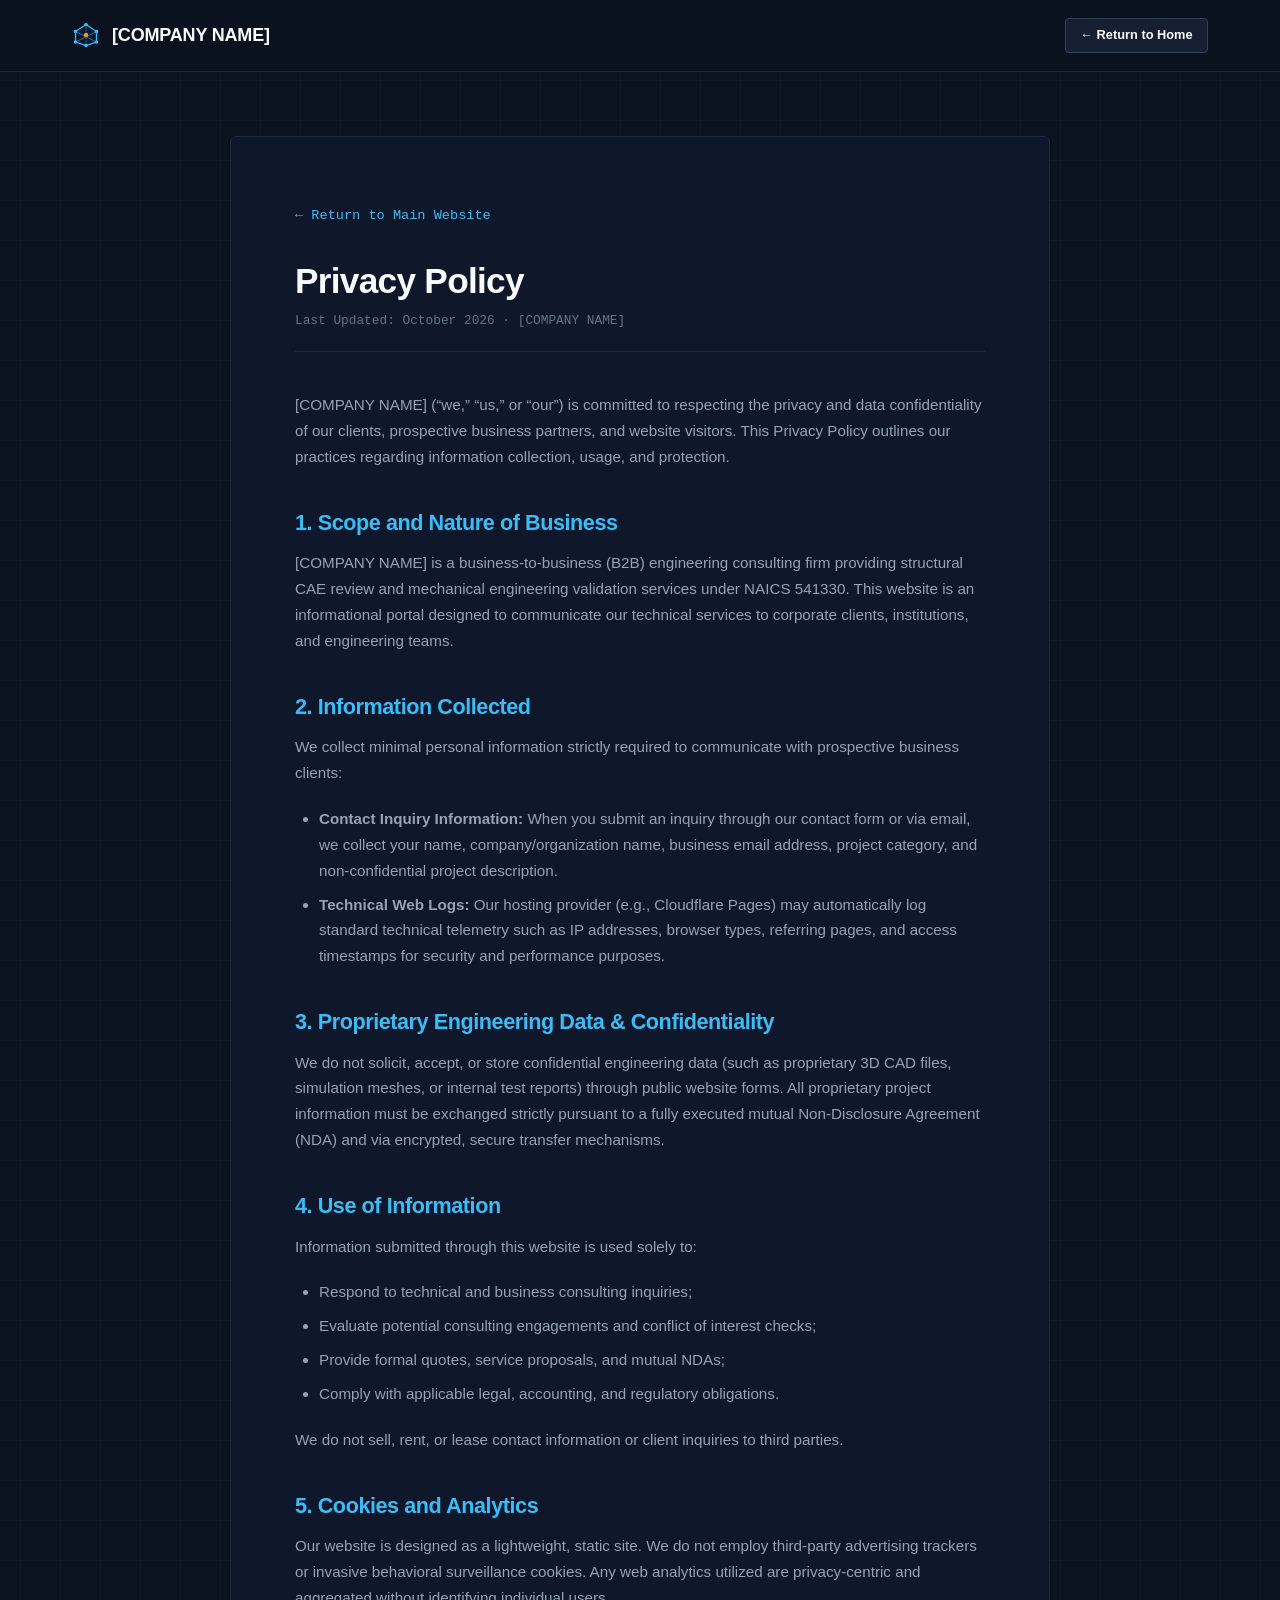
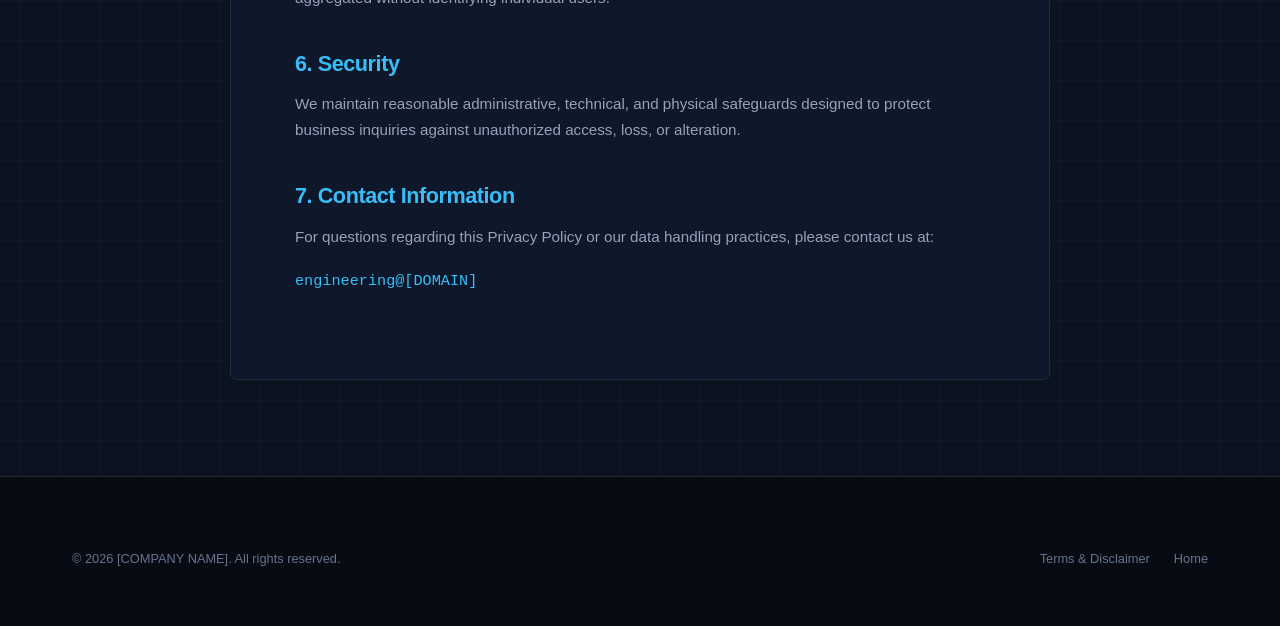
<file: privacy.html>
<!DOCTYPE html>
<html lang="en">
<head>
  <meta charset="UTF-8">
  <meta name="viewport" content="width=device-width, initial-scale=1.0">
  <title>Privacy Policy | [COMPANY NAME]</title>
  <meta name="description" content="Privacy Policy for [COMPANY NAME], an independent engineering consulting practice.">
  <link rel="canonical" href="https://[DOMAIN]/privacy.html">
  <link rel="icon" type="image/svg+xml" href="assets/favicon.svg">
  <link rel="stylesheet" href="css/style.css">
</head>
<body>
  <a href="#main-content" class="skip-link">Skip to main content</a>

  <header class="site-header">
    <div class="container header-inner">
      <a href="index.html" class="brand-logo" aria-label="[COMPANY NAME] Home">
        <img src="assets/favicon.svg" alt="" class="brand-icon" width="28" height="28">
        <span>[COMPANY NAME]</span>
      </a>
      <a href="index.html" class="btn btn-secondary" style="font-size: 0.8rem; padding: 0.4rem 0.9rem;">&larr; Return to Home</a>
    </div>
  </header>

  <main id="main-content" class="legal-page">
    <div class="container">
      <div class="legal-content">
        <a href="index.html" class="back-link">&larr; Return to Main Website</a>
        <h1>Privacy Policy</h1>
        <div class="legal-meta">Last Updated: October 2026 &middot; [COMPANY NAME]</div>

        <p>
          [COMPANY NAME] (&ldquo;we,&rdquo; &ldquo;us,&rdquo; or &ldquo;our&rdquo;) is committed to respecting the privacy and data confidentiality of our clients, prospective business partners, and website visitors. This Privacy Policy outlines our practices regarding information collection, usage, and protection.
        </p>

        <h2>1. Scope and Nature of Business</h2>
        <p>
          [COMPANY NAME] is a business-to-business (B2B) engineering consulting firm providing structural CAE review and mechanical engineering validation services under NAICS 541330. This website is an informational portal designed to communicate our technical services to corporate clients, institutions, and engineering teams.
        </p>

        <h2>2. Information Collected</h2>
        <p>
          We collect minimal personal information strictly required to communicate with prospective business clients:
        </p>
        <ul>
          <li><strong>Contact Inquiry Information:</strong> When you submit an inquiry through our contact form or via email, we collect your name, company/organization name, business email address, project category, and non-confidential project description.</li>
          <li><strong>Technical Web Logs:</strong> Our hosting provider (e.g., Cloudflare Pages) may automatically log standard technical telemetry such as IP addresses, browser types, referring pages, and access timestamps for security and performance purposes.</li>
        </ul>

        <h2>3. Proprietary Engineering Data &amp; Confidentiality</h2>
        <p>
          We do not solicit, accept, or store confidential engineering data (such as proprietary 3D CAD files, simulation meshes, or internal test reports) through public website forms. All proprietary project information must be exchanged strictly pursuant to a fully executed mutual Non-Disclosure Agreement (NDA) and via encrypted, secure transfer mechanisms.
        </p>

        <h2>4. Use of Information</h2>
        <p>Information submitted through this website is used solely to:</p>
        <ul>
          <li>Respond to technical and business consulting inquiries;</li>
          <li>Evaluate potential consulting engagements and conflict of interest checks;</li>
          <li>Provide formal quotes, service proposals, and mutual NDAs;</li>
          <li>Comply with applicable legal, accounting, and regulatory obligations.</li>
        </ul>
        <p>We do not sell, rent, or lease contact information or client inquiries to third parties.</p>

        <h2>5. Cookies and Analytics</h2>
        <p>
          Our website is designed as a lightweight, static site. We do not employ third-party advertising trackers or invasive behavioral surveillance cookies. Any web analytics utilized are privacy-centric and aggregated without identifying individual users.
        </p>

        <h2>6. Security</h2>
        <p>
          We maintain reasonable administrative, technical, and physical safeguards designed to protect business inquiries against unauthorized access, loss, or alteration.
        </p>

        <h2>7. Contact Information</h2>
        <p>
          For questions regarding this Privacy Policy or our data handling practices, please contact us at:
        </p>
        <p style="font-family: var(--font-mono); color: var(--accent-cyan);">
          engineering@[DOMAIN]
        </p>
      </div>
    </div>
  </main>

  <footer class="site-footer">
    <div class="container footer-bottom" style="border-top: none; padding-top: 0;">
      <div>&copy; 2026 [COMPANY NAME]. All rights reserved.</div>
      <div class="footer-legal-links">
        <a href="terms.html">Terms &amp; Disclaimer</a>
        <a href="index.html">Home</a>
      </div>
    </div>
  </footer>
</body>
</html>
</file>
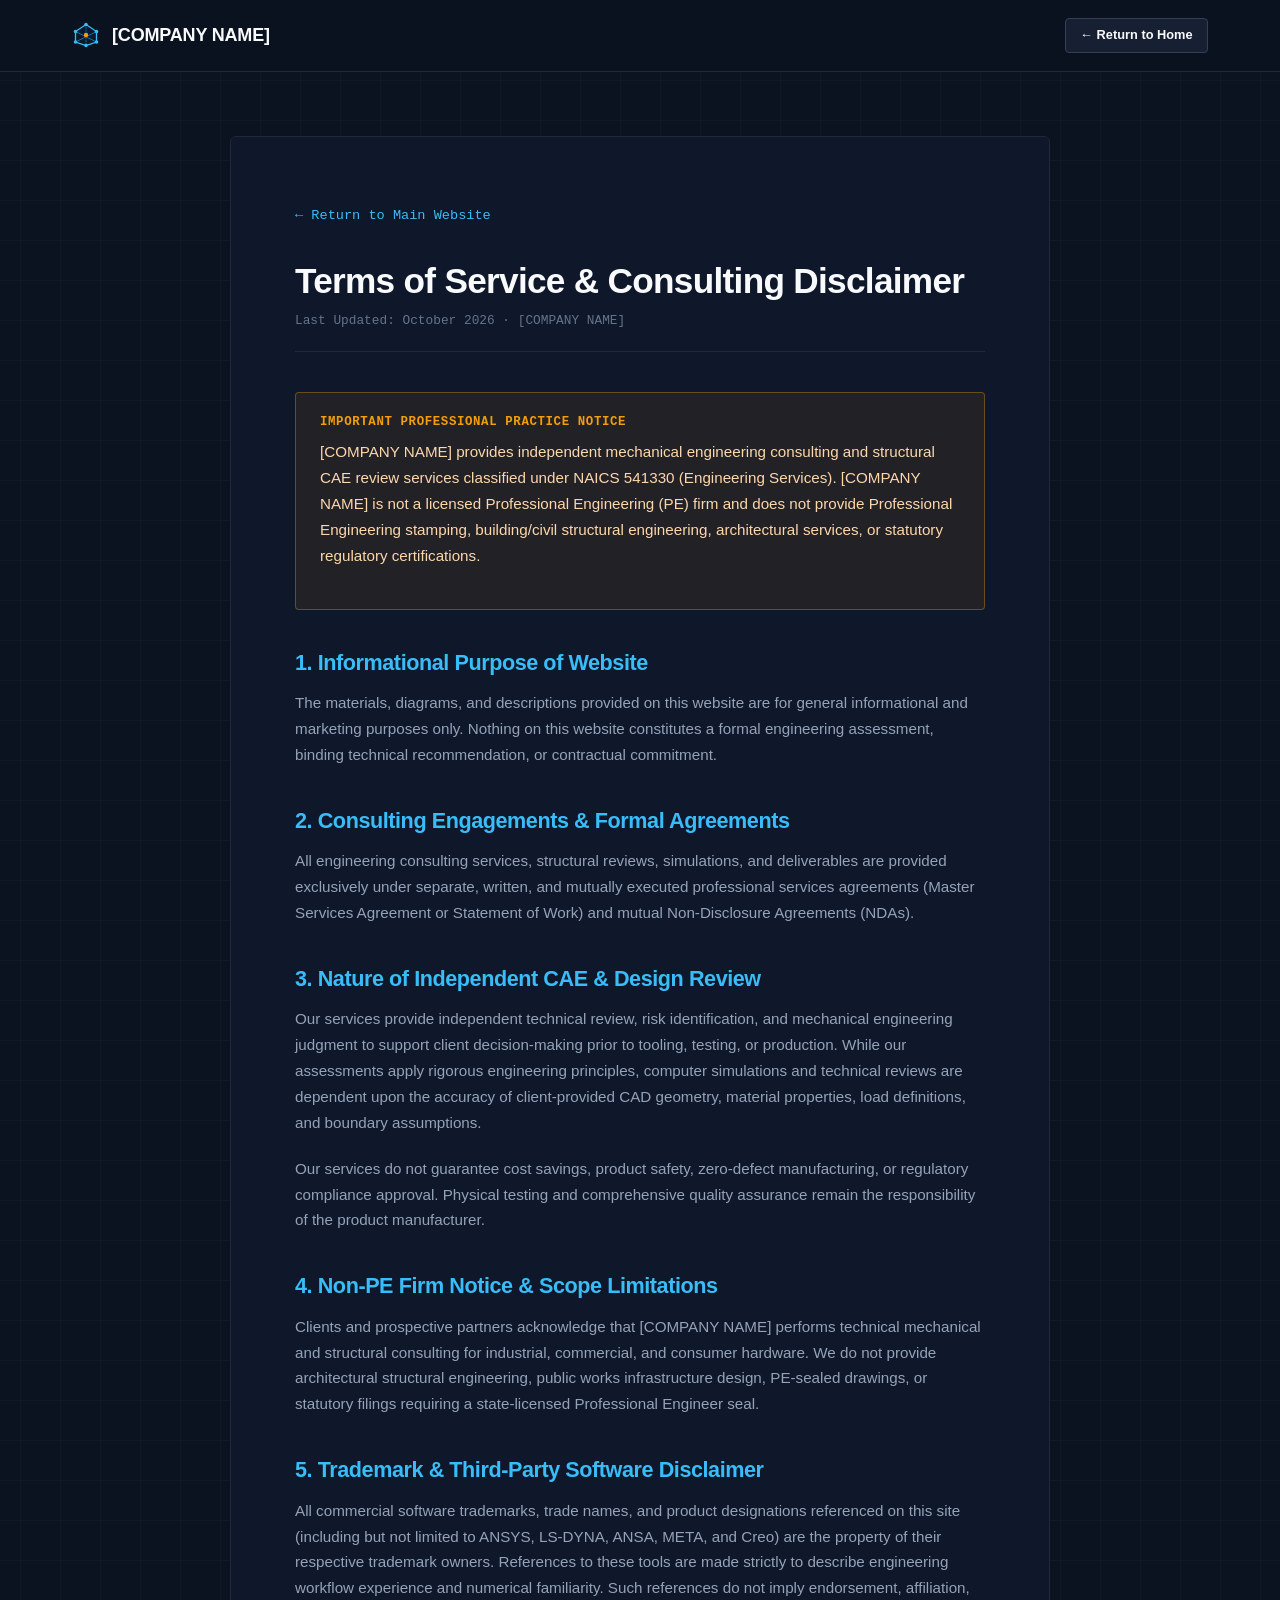
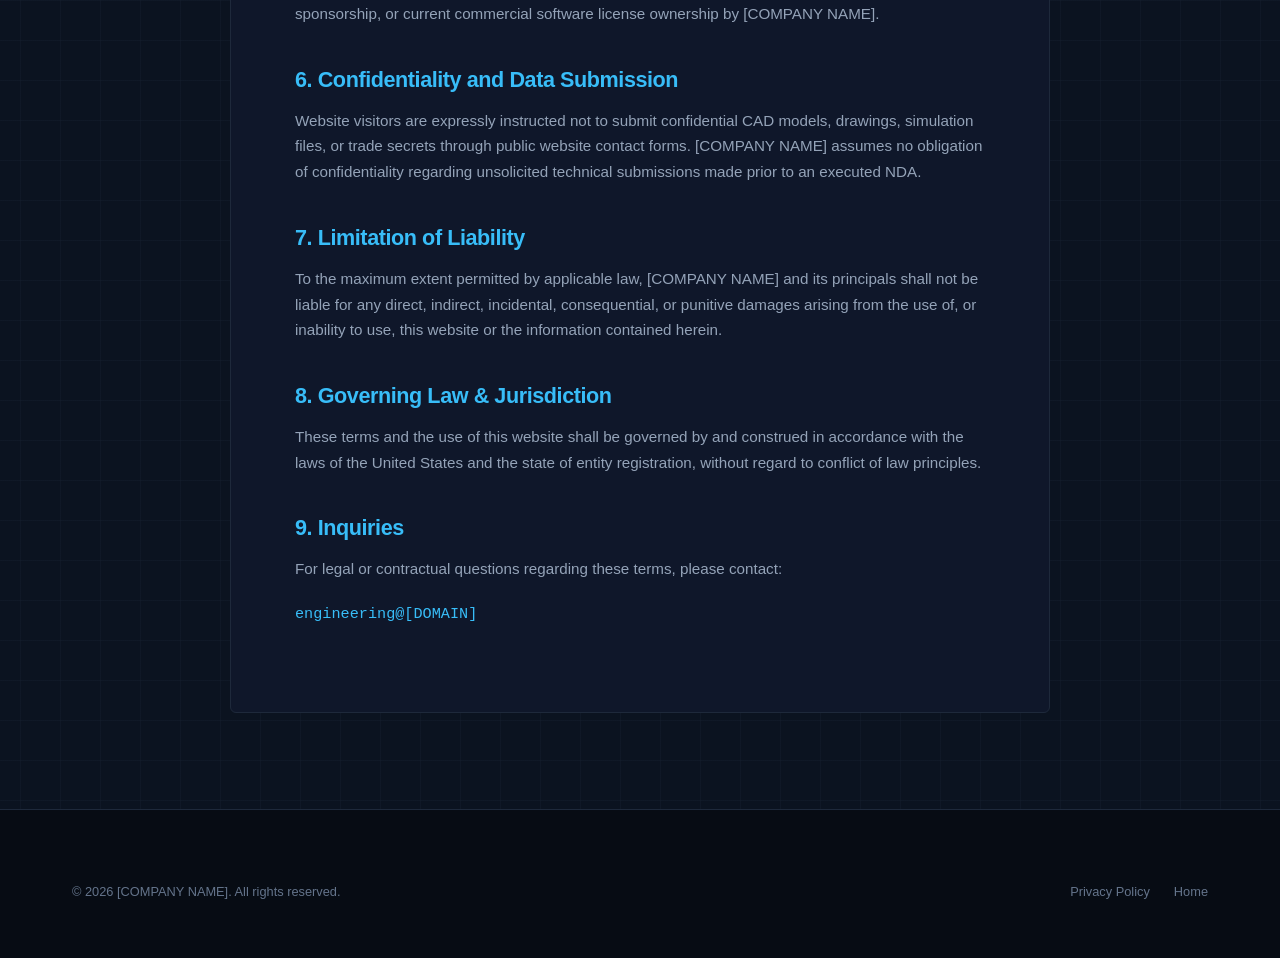
<file: terms.html>
<!DOCTYPE html>
<html lang="en">
<head>
  <meta charset="UTF-8">
  <meta name="viewport" content="width=device-width, initial-scale=1.0">
  <title>Terms &amp; Consulting Disclaimer | [COMPANY NAME]</title>
  <meta name="description" content="Terms of Service, Engineering Consulting Disclaimer, and Professional Practice Notice for [COMPANY NAME].">
  <link rel="canonical" href="https://[DOMAIN]/terms.html">
  <link rel="icon" type="image/svg+xml" href="assets/favicon.svg">
  <link rel="stylesheet" href="css/style.css">
</head>
<body>
  <a href="#main-content" class="skip-link">Skip to main content</a>

  <header class="site-header">
    <div class="container header-inner">
      <a href="index.html" class="brand-logo" aria-label="[COMPANY NAME] Home">
        <img src="assets/favicon.svg" alt="" class="brand-icon" width="28" height="28">
        <span>[COMPANY NAME]</span>
      </a>
      <a href="index.html" class="btn btn-secondary" style="font-size: 0.8rem; padding: 0.4rem 0.9rem;">&larr; Return to Home</a>
    </div>
  </header>

  <main id="main-content" class="legal-page">
    <div class="container">
      <div class="legal-content">
        <a href="index.html" class="back-link">&larr; Return to Main Website</a>
        <h1>Terms of Service &amp; Consulting Disclaimer</h1>
        <div class="legal-meta">Last Updated: October 2026 &middot; [COMPANY NAME]</div>

        <div class="confidentiality-notice" style="margin-top: 1.5rem; margin-bottom: 2rem;">
          <div class="notice-title">Important Professional Practice Notice</div>
          <p style="color: #fed7aa;">
            [COMPANY NAME] provides independent mechanical engineering consulting and structural CAE review services classified under NAICS 541330 (Engineering Services). [COMPANY NAME] is not a licensed Professional Engineering (PE) firm and does not provide Professional Engineering stamping, building/civil structural engineering, architectural services, or statutory regulatory certifications.
          </p>
        </div>

        <h2>1. Informational Purpose of Website</h2>
        <p>
          The materials, diagrams, and descriptions provided on this website are for general informational and marketing purposes only. Nothing on this website constitutes a formal engineering assessment, binding technical recommendation, or contractual commitment.
        </p>

        <h2>2. Consulting Engagements &amp; Formal Agreements</h2>
        <p>
          All engineering consulting services, structural reviews, simulations, and deliverables are provided exclusively under separate, written, and mutually executed professional services agreements (Master Services Agreement or Statement of Work) and mutual Non-Disclosure Agreements (NDAs).
        </p>

        <h2>3. Nature of Independent CAE &amp; Design Review</h2>
        <p>
          Our services provide independent technical review, risk identification, and mechanical engineering judgment to support client decision-making prior to tooling, testing, or production. While our assessments apply rigorous engineering principles, computer simulations and technical reviews are dependent upon the accuracy of client-provided CAD geometry, material properties, load definitions, and boundary assumptions.
        </p>
        <p>
          Our services do not guarantee cost savings, product safety, zero-defect manufacturing, or regulatory compliance approval. Physical testing and comprehensive quality assurance remain the responsibility of the product manufacturer.
        </p>

        <h2>4. Non-PE Firm Notice &amp; Scope Limitations</h2>
        <p>
          Clients and prospective partners acknowledge that [COMPANY NAME] performs technical mechanical and structural consulting for industrial, commercial, and consumer hardware. We do not provide architectural structural engineering, public works infrastructure design, PE-sealed drawings, or statutory filings requiring a state-licensed Professional Engineer seal.
        </p>

        <h2>5. Trademark &amp; Third-Party Software Disclaimer</h2>
        <p>
          All commercial software trademarks, trade names, and product designations referenced on this site (including but not limited to ANSYS, LS-DYNA, ANSA, META, and Creo) are the property of their respective trademark owners. References to these tools are made strictly to describe engineering workflow experience and numerical familiarity. Such references do not imply endorsement, affiliation, sponsorship, or current commercial software license ownership by [COMPANY NAME].
        </p>

        <h2>6. Confidentiality and Data Submission</h2>
        <p>
          Website visitors are expressly instructed not to submit confidential CAD models, drawings, simulation files, or trade secrets through public website contact forms. [COMPANY NAME] assumes no obligation of confidentiality regarding unsolicited technical submissions made prior to an executed NDA.
        </p>

        <h2>7. Limitation of Liability</h2>
        <p>
          To the maximum extent permitted by applicable law, [COMPANY NAME] and its principals shall not be liable for any direct, indirect, incidental, consequential, or punitive damages arising from the use of, or inability to use, this website or the information contained herein.
        </p>

        <h2>8. Governing Law &amp; Jurisdiction</h2>
        <p>
          These terms and the use of this website shall be governed by and construed in accordance with the laws of the United States and the state of entity registration, without regard to conflict of law principles.
        </p>

        <h2>9. Inquiries</h2>
        <p>
          For legal or contractual questions regarding these terms, please contact:
        </p>
        <p style="font-family: var(--font-mono); color: var(--accent-cyan);">
          engineering@[DOMAIN]
        </p>
      </div>
    </div>
  </main>

  <footer class="site-footer">
    <div class="container footer-bottom" style="border-top: none; padding-top: 0;">
      <div>&copy; 2026 [COMPANY NAME]. All rights reserved.</div>
      <div class="footer-legal-links">
        <a href="privacy.html">Privacy Policy</a>
        <a href="index.html">Home</a>
      </div>
    </div>
  </footer>
</body>
</html>
</file>
<file: css/style.css>
/* ==========================================================================
   Engineering Consulting Website - Stylesheet (v1.0)
   Aesthetic: Technical, Understated, Credible, Modern Engineering System
   ========================================================================== */

:root {
  /* Surface & Background Colors */
  --bg-primary: #0b1320;
  --bg-secondary: #0f172a;
  --bg-tertiary: #162032;
  --bg-card: rgba(22, 32, 50, 0.7);
  --bg-card-hover: rgba(30, 41, 59, 0.85);
  
  /* Text & Content Colors */
  --text-primary: #f8fafc;
  --text-secondary: #94a3b8;
  --text-muted: #64748b;
  --text-dim: #475569;
  
  /* Technical Accent Palette */
  --accent-cyan: #38bdf8;
  --accent-blue: #0ea5e9;
  --accent-cobalt: #2563eb;
  --accent-amber: #f59e0b;
  --accent-danger: #ef4444;
  --accent-success: #10b981;
  
  /* Precision Linework & Borders */
  --border-subtle: #1e293b;
  --border-medium: #334155;
  --border-accent: rgba(56, 189, 248, 0.35);
  
  /* Typography */
  --font-sans: -apple-system, BlinkMacSystemFont, "Segoe UI", Roboto, Helvetica, Arial, sans-serif;
  --font-mono: ui-monospace, SFMono-Regular, "SF Mono", Menlo, Consolas, "Liberation Mono", monospace;
  
  /* Layout Spacing */
  --container-max: 1200px;
  --container-pad: clamp(1rem, 4vw, 2rem);
  --section-pad: clamp(3.5rem, 7vw, 6.5rem);
  --header-height: 72px;
  
  /* Radii - Subtle & Precise (Avoiding giant rounded cards) */
  --radius-xs: 2px;
  --radius-sm: 4px;
  --radius-md: 6px;
  --radius-lg: 8px;
}

/* Base Reset & Box Sizing */
*, *::before, *::after {
  box-sizing: border-box;
  margin: 0;
  padding: 0;
}

html {
  font-size: 16px;
  scroll-behavior: smooth;
  scroll-padding-top: calc(var(--header-height) + 1.5rem);
  -webkit-text-size-adjust: 100%;
}

body {
  font-family: var(--font-sans);
  background-color: var(--bg-primary);
  color: var(--text-primary);
  line-height: 1.6;
  -webkit-font-smoothing: antialiased;
  -moz-osx-font-smoothing: grayscale;
  background-image: 
    linear-gradient(to right, rgba(30, 41, 59, 0.25) 1px, transparent 1px),
    linear-gradient(to bottom, rgba(30, 41, 59, 0.25) 1px, transparent 1px);
  background-size: 40px 40px;
  background-position: center top;
}

/* Accessibility: Skip Link */
.skip-link {
  position: absolute;
  top: -100px;
  left: 1rem;
  background: var(--accent-cyan);
  color: var(--bg-primary);
  padding: 0.75rem 1.25rem;
  font-family: var(--font-mono);
  font-size: 0.875rem;
  font-weight: 700;
  z-index: 9999;
  text-decoration: none;
  border-radius: var(--radius-sm);
  transition: top 0.2s ease;
}

.skip-link:focus {
  top: 1rem;
  outline: 2px solid #ffffff;
}

/* Keyboard Focus Ring */
:focus-visible {
  outline: 2px solid var(--accent-cyan);
  outline-offset: 2px;
}

/* Containers & Structural Layout */
.container {
  width: 100%;
  max-width: var(--container-max);
  margin-left: auto;
  margin-right: auto;
  padding-left: var(--container-pad);
  padding-right: var(--container-pad);
}

.section {
  padding-top: var(--section-pad);
  padding-bottom: var(--section-pad);
  position: relative;
  border-bottom: 1px solid var(--border-subtle);
}

/* Typography Hierarchy */
h1, h2, h3, h4 {
  color: var(--text-primary);
  font-weight: 600;
  line-height: 1.25;
  letter-spacing: -0.02em;
}

h1 {
  font-size: clamp(2.1rem, 4.5vw, 3.4rem);
  font-weight: 700;
}

h2 {
  font-size: clamp(1.6rem, 3vw, 2.25rem);
}

h3 {
  font-size: clamp(1.2rem, 2vw, 1.45rem);
}

p {
  color: var(--text-secondary);
  font-size: 1rem;
  line-height: 1.65;
}

/* Technical Badges & Labels */
.tech-label {
  display: inline-flex;
  align-items: center;
  gap: 0.5rem;
  font-family: var(--font-mono);
  font-size: 0.75rem;
  font-weight: 600;
  text-transform: uppercase;
  letter-spacing: 0.08em;
  color: var(--accent-cyan);
  background-color: rgba(14, 165, 233, 0.1);
  padding: 0.35rem 0.75rem;
  border: 1px solid var(--border-accent);
  border-radius: var(--radius-xs);
  margin-bottom: 1.25rem;
}

.tech-label::before {
  content: "";
  display: inline-block;
  width: 6px;
  height: 6px;
  background-color: var(--accent-cyan);
  border-radius: 50%;
}

.section-header {
  max-width: 780px;
  margin-bottom: 3.5rem;
}

.section-header p {
  margin-top: 0.85rem;
  font-size: 1.05rem;
}

/* Header & Navigation Bar */
.site-header {
  position: sticky;
  top: 0;
  z-index: 1000;
  background-color: rgba(11, 19, 32, 0.92);
  backdrop-filter: blur(8px);
  -webkit-backdrop-filter: blur(8px);
  border-bottom: 1px solid var(--border-subtle);
  height: var(--header-height);
  display: flex;
  align-items: center;
}

.header-inner {
  display: flex;
  align-items: center;
  justify-content: space-between;
  width: 100%;
}

.brand-logo {
  display: flex;
  align-items: center;
  gap: 0.75rem;
  text-decoration: none;
  color: var(--text-primary);
  font-weight: 700;
  font-size: 1.125rem;
  letter-spacing: -0.01em;
}

.brand-icon {
  width: 28px;
  height: 28px;
  flex-shrink: 0;
}

.nav-menu {
  display: flex;
  align-items: center;
  gap: 2rem;
  list-style: none;
}

.nav-link {
  text-decoration: none;
  color: var(--text-secondary);
  font-size: 0.875rem;
  font-weight: 500;
  transition: color 0.15s ease;
  padding: 0.5rem 0;
}

.nav-link:hover,
.nav-link.active {
  color: var(--accent-cyan);
}

.header-cta {
  display: flex;
  align-items: center;
  gap: 1rem;
}

/* Mobile Nav Toggle */
.mobile-toggle {
  display: none;
  background: transparent;
  border: 1px solid var(--border-medium);
  color: var(--text-primary);
  padding: 0.5rem 0.75rem;
  border-radius: var(--radius-sm);
  cursor: pointer;
  font-family: var(--font-mono);
  font-size: 0.8rem;
}

/* Buttons & Engineering CTAs */
.btn {
  display: inline-flex;
  align-items: center;
  justify-content: center;
  gap: 0.5rem;
  font-family: var(--font-sans);
  font-size: 0.9rem;
  font-weight: 600;
  padding: 0.7rem 1.4rem;
  border-radius: var(--radius-sm);
  text-decoration: none;
  transition: all 0.15s ease-in-out;
  cursor: pointer;
  white-space: nowrap;
}

.btn-primary {
  background-color: var(--accent-blue);
  color: #0b1320;
  border: 1px solid var(--accent-cyan);
}

.btn-primary:hover {
  background-color: var(--accent-cyan);
  box-shadow: 0 0 15px rgba(56, 189, 248, 0.25);
}

.btn-secondary {
  background-color: var(--bg-tertiary);
  color: var(--text-primary);
  border: 1px solid var(--border-medium);
}

.btn-secondary:hover {
  background-color: var(--bg-secondary);
  border-color: var(--text-secondary);
  color: var(--text-primary);
}

/* Hero Section */
.hero {
  padding-top: clamp(3rem, 6vw, 5.5rem);
  padding-bottom: clamp(3.5rem, 7vw, 6rem);
}

.hero-grid {
  display: grid;
  grid-template-columns: 1.15fr 0.85fr;
  gap: 3.5rem;
  align-items: center;
}

.hero-content h1 {
  margin-bottom: 1.25rem;
}

.hero-lead {
  font-size: clamp(1.05rem, 1.5vw, 1.2rem);
  color: var(--text-secondary);
  margin-bottom: 1.5rem;
  line-height: 1.65;
}

.hero-disclaimer-badge {
  display: inline-flex;
  align-items: center;
  font-family: var(--font-mono);
  font-size: 0.775rem;
  color: var(--text-muted);
  background: rgba(15, 23, 42, 0.8);
  border: 1px solid var(--border-subtle);
  padding: 0.4rem 0.85rem;
  border-radius: var(--radius-xs);
  margin-bottom: 2rem;
}

.hero-actions {
  display: flex;
  flex-wrap: wrap;
  gap: 1rem;
  align-items: center;
  margin-bottom: 2.5rem;
}

.hero-metrics {
  display: grid;
  grid-template-columns: repeat(3, 1fr);
  gap: 1.5rem;
  padding-top: 2rem;
  border-top: 1px solid var(--border-subtle);
}

.metric-item .metric-title {
  font-family: var(--font-mono);
  font-size: 0.75rem;
  color: var(--accent-cyan);
  text-transform: uppercase;
  letter-spacing: 0.05em;
  margin-bottom: 0.25rem;
}

.metric-item .metric-desc {
  font-size: 0.875rem;
  color: var(--text-muted);
  line-height: 1.4;
}

.hero-visual {
  position: relative;
}

.hero-visual img,
.hero-visual svg {
  width: 100%;
  height: auto;
  display: block;
  border: 1px solid var(--border-medium);
  border-radius: var(--radius-md);
  box-shadow: 0 10px 30px rgba(0, 0, 0, 0.4);
}

/* Service Cards (Grid) */
.services-grid {
  display: grid;
  grid-template-columns: repeat(3, 1fr);
  gap: 1.75rem;
}

.service-card {
  background-color: var(--bg-card);
  border: 1px solid var(--border-subtle);
  border-radius: var(--radius-md);
  padding: 2.25rem 1.75rem;
  display: flex;
  flex-direction: column;
  transition: border-color 0.2s ease, background-color 0.2s ease;
  position: relative;
}

.service-card:hover {
  border-color: var(--border-accent);
  background-color: var(--bg-card-hover);
}

.service-card.primary {
  border-top: 3px solid var(--accent-cyan);
}

.service-number {
  font-family: var(--font-mono);
  font-size: 0.775rem;
  color: var(--accent-cyan);
  letter-spacing: 0.1em;
  margin-bottom: 1rem;
}

.service-card h3 {
  margin-bottom: 1rem;
  font-size: 1.3rem;
}

.service-card p {
  font-size: 0.925rem;
  margin-bottom: 1.5rem;
  flex-grow: 0;
}

.service-block-title {
  font-family: var(--font-mono);
  font-size: 0.75rem;
  text-transform: uppercase;
  letter-spacing: 0.06em;
  color: var(--text-primary);
  margin-top: 1rem;
  margin-bottom: 0.65rem;
  display: flex;
  align-items: center;
  gap: 0.4rem;
}

.service-list {
  list-style: none;
  font-size: 0.85rem;
  color: var(--text-secondary);
  margin-bottom: 1.25rem;
  display: grid;
  gap: 0.4rem;
}

.service-list li {
  position: relative;
  padding-left: 1.1rem;
  line-height: 1.45;
}

.service-list li::before {
  content: "—";
  position: absolute;
  left: 0;
  color: var(--accent-cyan);
  font-family: var(--font-mono);
}

.software-note {
  margin-top: auto;
  padding-top: 1rem;
  border-top: 1px dashed var(--border-subtle);
  font-size: 0.775rem;
  color: var(--text-muted);
  line-height: 1.45;
}

/* Areas of Expertise Grid */
.expertise-grid {
  display: grid;
  grid-template-columns: repeat(auto-fill, minmax(260px, 1fr));
  gap: 1.25rem;
}

.expertise-card {
  background-color: var(--bg-secondary);
  border: 1px solid var(--border-subtle);
  border-radius: var(--radius-sm);
  padding: 1.5rem;
  position: relative;
  transition: border-color 0.15s ease;
}

.expertise-card:hover {
  border-color: var(--border-medium);
}

.expertise-card.highlight {
  border-left: 3px solid var(--accent-amber);
}

.expertise-icon {
  font-family: var(--font-mono);
  font-size: 0.75rem;
  color: var(--text-muted);
  margin-bottom: 0.75rem;
}

.expertise-card h3 {
  font-size: 1.05rem;
  margin-bottom: 0.5rem;
  color: var(--text-primary);
}

.expertise-card p {
  font-size: 0.85rem;
  color: var(--text-secondary);
  line-height: 1.5;
}

/* Why Independent Review (Value Prop) */
.value-box {
  background-color: var(--bg-secondary);
  border: 1px solid var(--border-medium);
  border-radius: var(--radius-md);
  padding: clamp(2rem, 4vw, 3.5rem);
  position: relative;
}

.value-grid {
  display: grid;
  grid-template-columns: 1fr 1fr;
  gap: 3rem;
  align-items: center;
}

.value-statement {
  font-size: clamp(1.2rem, 2vw, 1.45rem);
  font-weight: 500;
  color: var(--text-primary);
  line-height: 1.5;
  margin-bottom: 1.5rem;
  border-left: 3px solid var(--accent-cyan);
  padding-left: 1.25rem;
}

.value-points {
  display: grid;
  gap: 1.5rem;
}

.value-point {
  display: flex;
  gap: 1rem;
}

.point-index {
  font-family: var(--font-mono);
  font-size: 0.85rem;
  font-weight: 700;
  color: var(--accent-cyan);
  background-color: rgba(14, 165, 233, 0.1);
  width: 32px;
  height: 32px;
  display: flex;
  align-items: center;
  justify-content: center;
  border-radius: var(--radius-xs);
  flex-shrink: 0;
  border: 1px solid var(--border-accent);
}

.point-content h4 {
  font-size: 1rem;
  margin-bottom: 0.25rem;
}

.point-content p {
  font-size: 0.875rem;
}

.disclaimer-box {
  margin-top: 2rem;
  padding: 1.25rem 1.5rem;
  background-color: rgba(11, 19, 32, 0.7);
  border: 1px solid var(--border-subtle);
  border-radius: var(--radius-sm);
  font-size: 0.825rem;
  color: var(--text-muted);
  line-height: 1.55;
}

.disclaimer-box strong {
  color: var(--text-secondary);
}

/* How We Work - Visual Process Pipeline */
.workflow-pipeline {
  display: grid;
  grid-template-columns: repeat(5, 1fr);
  gap: 1rem;
  position: relative;
  margin-bottom: 3rem;
}

.workflow-step {
  background-color: var(--bg-secondary);
  border: 1px solid var(--border-subtle);
  border-radius: var(--radius-sm);
  padding: 1.5rem 1.15rem;
  display: flex;
  flex-direction: column;
  position: relative;
}

.workflow-step::after {
  content: "→";
  position: absolute;
  right: -0.85rem;
  top: 50%;
  transform: translateY(-50%);
  font-family: var(--font-mono);
  color: var(--accent-cyan);
  font-size: 1.25rem;
  z-index: 2;
}

.workflow-step:last-child::after {
  display: none;
}

.step-num {
  font-family: var(--font-mono);
  font-size: 0.75rem;
  color: var(--accent-cyan);
  margin-bottom: 0.75rem;
}

.workflow-step h3 {
  font-size: 1rem;
  margin-bottom: 0.5rem;
  line-height: 1.35;
}

.workflow-step p {
  font-size: 0.825rem;
  color: var(--text-secondary);
  line-height: 1.45;
}

.remote-delivery-card {
  background-color: var(--bg-tertiary);
  border: 1px solid var(--border-medium);
  border-radius: var(--radius-sm);
  padding: 1.75rem 2rem;
  display: flex;
  align-items: flex-start;
  gap: 1.5rem;
}

.delivery-icon {
  font-family: var(--font-mono);
  font-size: 1.5rem;
  color: var(--accent-cyan);
  line-height: 1;
}

.delivery-text h4 {
  font-size: 1.05rem;
  margin-bottom: 0.35rem;
}

.delivery-text p {
  font-size: 0.9rem;
  color: var(--text-secondary);
  line-height: 1.55;
}

/* Target Customers & Industries */
.target-grid {
  display: grid;
  grid-template-columns: repeat(3, 1fr);
  gap: 1.5rem;
}

.target-card {
  background-color: var(--bg-secondary);
  border: 1px solid var(--border-subtle);
  border-radius: var(--radius-sm);
  padding: 1.75rem;
}

.target-card h3 {
  font-size: 1.1rem;
  margin-bottom: 0.75rem;
  color: var(--text-primary);
  display: flex;
  align-items: center;
  gap: 0.5rem;
}

.target-card ul {
  list-style: none;
  font-size: 0.875rem;
  color: var(--text-secondary);
  display: grid;
  gap: 0.5rem;
}

.target-card ul li {
  position: relative;
  padding-left: 1.1rem;
  line-height: 1.45;
}

.target-card ul li::before {
  content: "•";
  position: absolute;
  left: 0;
  color: var(--accent-cyan);
}

/* About / Founder Background Section */
.about-grid {
  display: grid;
  grid-template-columns: 1fr 1fr;
  gap: 3.5rem;
  align-items: start;
}

.about-narrative p {
  margin-bottom: 1.25rem;
  font-size: 1rem;
}

.competencies-box {
  background-color: var(--bg-secondary);
  border: 1px solid var(--border-medium);
  border-radius: var(--radius-md);
  padding: 2.25rem;
}

.competencies-box h3 {
  font-size: 1.15rem;
  margin-bottom: 1.25rem;
  padding-bottom: 0.75rem;
  border-bottom: 1px solid var(--border-subtle);
}

.competency-item {
  margin-bottom: 1.25rem;
}

.competency-item:last-child {
  margin-bottom: 0;
}

.competency-item h4 {
  font-size: 0.95rem;
  color: var(--text-primary);
  margin-bottom: 0.25rem;
  display: flex;
  align-items: center;
  gap: 0.5rem;
}

.competency-item p {
  font-size: 0.85rem;
  color: var(--text-secondary);
}

/* Contact Section */
.contact-grid {
  display: grid;
  grid-template-columns: 1.1fr 0.9fr;
  gap: 3.5rem;
}

.confidentiality-notice {
  background-color: rgba(245, 158, 11, 0.08);
  border: 1px solid rgba(245, 158, 11, 0.35);
  border-radius: var(--radius-sm);
  padding: 1.25rem 1.5rem;
  margin-bottom: 2rem;
}

.confidentiality-notice .notice-title {
  display: flex;
  align-items: center;
  gap: 0.5rem;
  font-family: var(--font-mono);
  font-size: 0.775rem;
  font-weight: 700;
  color: var(--accent-amber);
  text-transform: uppercase;
  letter-spacing: 0.05em;
  margin-bottom: 0.4rem;
}

.confidentiality-notice p {
  font-size: 0.85rem;
  color: #fed7aa;
  line-height: 1.5;
}

.form-group {
  margin-bottom: 1.35rem;
}

.form-label {
  display: block;
  font-size: 0.825rem;
  font-weight: 600;
  font-family: var(--font-mono);
  color: var(--text-secondary);
  text-transform: uppercase;
  letter-spacing: 0.04em;
  margin-bottom: 0.4rem;
}

.form-input,
.form-select,
.form-textarea {
  width: 100%;
  background-color: var(--bg-secondary);
  border: 1px solid var(--border-medium);
  border-radius: var(--radius-sm);
  color: var(--text-primary);
  font-family: var(--font-sans);
  font-size: 0.95rem;
  padding: 0.75rem 1rem;
  transition: border-color 0.15s ease, background-color 0.15s ease;
}

.form-input:focus,
.form-select:focus,
.form-textarea:focus {
  border-color: var(--accent-cyan);
  background-color: var(--bg-tertiary);
  outline: none;
}

.form-textarea {
  resize: vertical;
  min-height: 120px;
}

.form-status {
  margin-top: 1rem;
  padding: 0.85rem 1rem;
  border-radius: var(--radius-sm);
  font-size: 0.875rem;
  display: none;
}

.form-status.success {
  display: block;
  background-color: rgba(16, 185, 129, 0.15);
  border: 1px solid var(--accent-success);
  color: #a7f3d0;
}

.contact-direct {
  background-color: var(--bg-secondary);
  border: 1px solid var(--border-subtle);
  border-radius: var(--radius-md);
  padding: 2.25rem;
}

.contact-direct h3 {
  font-size: 1.2rem;
  margin-bottom: 1rem;
}

.contact-direct p {
  font-size: 0.925rem;
  margin-bottom: 1.75rem;
}

.info-item {
  display: flex;
  flex-direction: column;
  margin-bottom: 1.5rem;
}

.info-item:last-child {
  margin-bottom: 0;
}

.info-label {
  font-family: var(--font-mono);
  font-size: 0.75rem;
  color: var(--text-muted);
  text-transform: uppercase;
  letter-spacing: 0.05em;
  margin-bottom: 0.25rem;
}

.info-value {
  font-size: 1rem;
  color: var(--text-primary);
  font-family: var(--font-mono);
  word-break: break-all;
}

.info-value a {
  color: var(--accent-cyan);
  text-decoration: none;
}

.info-value a:hover {
  text-decoration: underline;
}

/* Footer & Legal Notices */
.site-footer {
  background-color: #070c14;
  border-top: 1px solid var(--border-subtle);
  padding-top: 4.5rem;
  padding-bottom: 3.5rem;
}

.footer-top {
  display: grid;
  grid-template-columns: 1.5fr 1fr 1fr;
  gap: 3.5rem;
  margin-bottom: 3.5rem;
}

.footer-brand h4 {
  font-size: 1.15rem;
  margin-bottom: 0.5rem;
}

.footer-brand p {
  font-size: 0.875rem;
  color: var(--text-muted);
  max-width: 380px;
  line-height: 1.6;
}

.footer-heading {
  font-family: var(--font-mono);
  font-size: 0.75rem;
  color: var(--text-primary);
  text-transform: uppercase;
  letter-spacing: 0.08em;
  margin-bottom: 1.25rem;
}

.footer-links {
  list-style: none;
  display: grid;
  gap: 0.65rem;
}

.footer-links a {
  color: var(--text-secondary);
  text-decoration: none;
  font-size: 0.85rem;
  transition: color 0.15s ease;
}

.footer-links a:hover {
  color: var(--accent-cyan);
}

.footer-disclaimer {
  padding: 1.5rem;
  background-color: rgba(15, 23, 42, 0.6);
  border: 1px solid var(--border-subtle);
  border-radius: var(--radius-sm);
  font-size: 0.8rem;
  color: var(--text-muted);
  line-height: 1.6;
  margin-bottom: 2.5rem;
}

.footer-bottom {
  display: flex;
  justify-content: space-between;
  align-items: center;
  flex-wrap: wrap;
  gap: 1rem;
  padding-top: 2rem;
  border-top: 1px solid var(--border-subtle);
  font-size: 0.8rem;
  color: var(--text-muted);
}

.footer-legal-links {
  display: flex;
  gap: 1.5rem;
}

.footer-legal-links a {
  color: var(--text-muted);
  text-decoration: none;
}

.footer-legal-links a:hover {
  color: var(--accent-cyan);
}

/* Legal Subpages (Privacy, Terms) */
.legal-page {
  padding-top: 4rem;
  padding-bottom: 6rem;
}

.legal-content {
  max-width: 820px;
  margin-left: auto;
  margin-right: auto;
  background-color: var(--bg-secondary);
  border: 1px solid var(--border-subtle);
  border-radius: var(--radius-md);
  padding: clamp(2rem, 5vw, 4rem);
}

.legal-content h1 {
  font-size: 2.2rem;
  margin-bottom: 0.5rem;
}

.legal-meta {
  font-family: var(--font-mono);
  font-size: 0.8rem;
  color: var(--text-muted);
  margin-bottom: 2.5rem;
  padding-bottom: 1.25rem;
  border-bottom: 1px solid var(--border-subtle);
}

.legal-content h2 {
  font-size: 1.35rem;
  margin-top: 2.5rem;
  margin-bottom: 0.85rem;
  color: var(--accent-cyan);
}

.legal-content p,
.legal-content ul {
  font-size: 0.95rem;
  color: var(--text-secondary);
  line-height: 1.7;
  margin-bottom: 1.25rem;
}

.legal-content ul {
  padding-left: 1.5rem;
}

.legal-content li {
  margin-bottom: 0.5rem;
}

.back-link {
  display: inline-flex;
  align-items: center;
  gap: 0.5rem;
  font-family: var(--font-mono);
  font-size: 0.85rem;
  color: var(--accent-cyan);
  text-decoration: none;
  margin-bottom: 2rem;
}

.back-link:hover {
  text-decoration: underline;
}

/* ==========================================================================
   Responsive Media Queries
   ========================================================================== */

/* Tablet & Smaller Desktops (< 1024px) */
@media (max-width: 1023px) {
  .hero-grid {
    grid-template-columns: 1fr;
    gap: 3rem;
  }
  
  .services-grid {
    grid-template-columns: 1fr;
    gap: 1.5rem;
  }
  
  .workflow-pipeline {
    grid-template-columns: 1fr;
    gap: 1.25rem;
  }
  
  .workflow-step::after {
    display: none;
  }
  
  .value-grid {
    grid-template-columns: 1fr;
    gap: 2rem;
  }
  
  .target-grid {
    grid-template-columns: 1fr 1fr;
  }
  
  .about-grid {
    grid-template-columns: 1fr;
    gap: 2.5rem;
  }
  
  .contact-grid {
    grid-template-columns: 1fr;
    gap: 2.5rem;
  }
  
  .footer-top {
    grid-template-columns: 1fr 1fr;
    gap: 2.5rem;
  }
  
  .footer-brand {
    grid-column: span 2;
  }
}

/* Mobile Devices (< 768px) */
@media (max-width: 767px) {
  .mobile-toggle {
    display: block;
  }
  
  .nav-menu {
    position: fixed;
    top: var(--header-height);
    left: 0;
    right: 0;
    background-color: var(--bg-primary);
    border-bottom: 1px solid var(--border-medium);
    flex-direction: column;
    align-items: flex-start;
    padding: 1.5rem var(--container-pad);
    gap: 1.25rem;
    display: none;
  }
  
  .nav-menu.open {
    display: flex;
  }
  
  .header-cta .btn {
    display: none; /* Keep header compact on mobile, rely on hero CTA */
  }
  
  .hero-metrics {
    grid-template-columns: 1fr;
    gap: 1rem;
  }
  
  .target-grid {
    grid-template-columns: 1fr;
  }
  
  .footer-top {
    grid-template-columns: 1fr;
    gap: 2rem;
  }
  
  .footer-brand {
    grid-column: span 1;
  }
  
  .footer-bottom {
    flex-direction: column;
    align-items: flex-start;
    gap: 1rem;
  }
}

/* Accessibility: Reduced Motion */
@media (prefers-reduced-motion: reduce) {
  html {
    scroll-behavior: auto;
  }
  
  *, *::before, *::after {
    animation-duration: 0.01ms !important;
    animation-iteration-count: 1 !important;
    transition-duration: 0.01ms !important;
  }
}
</file>
